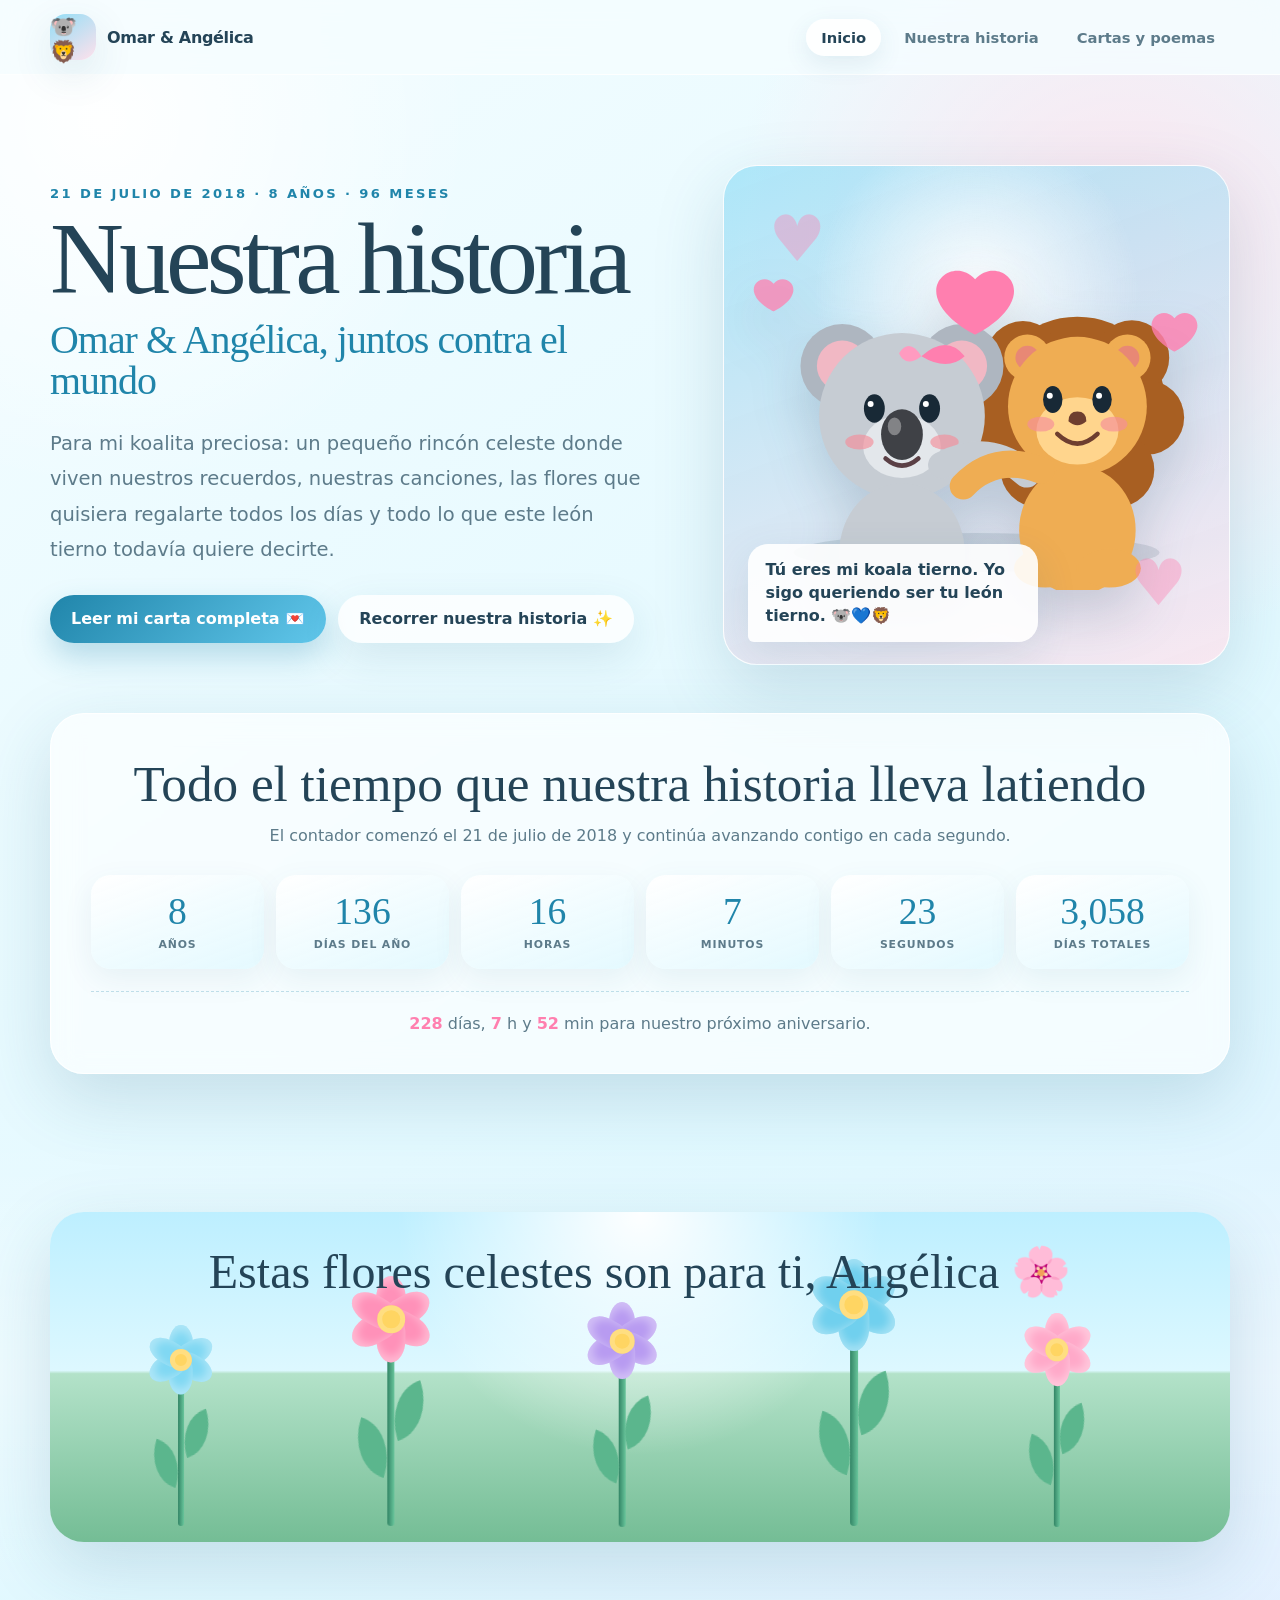
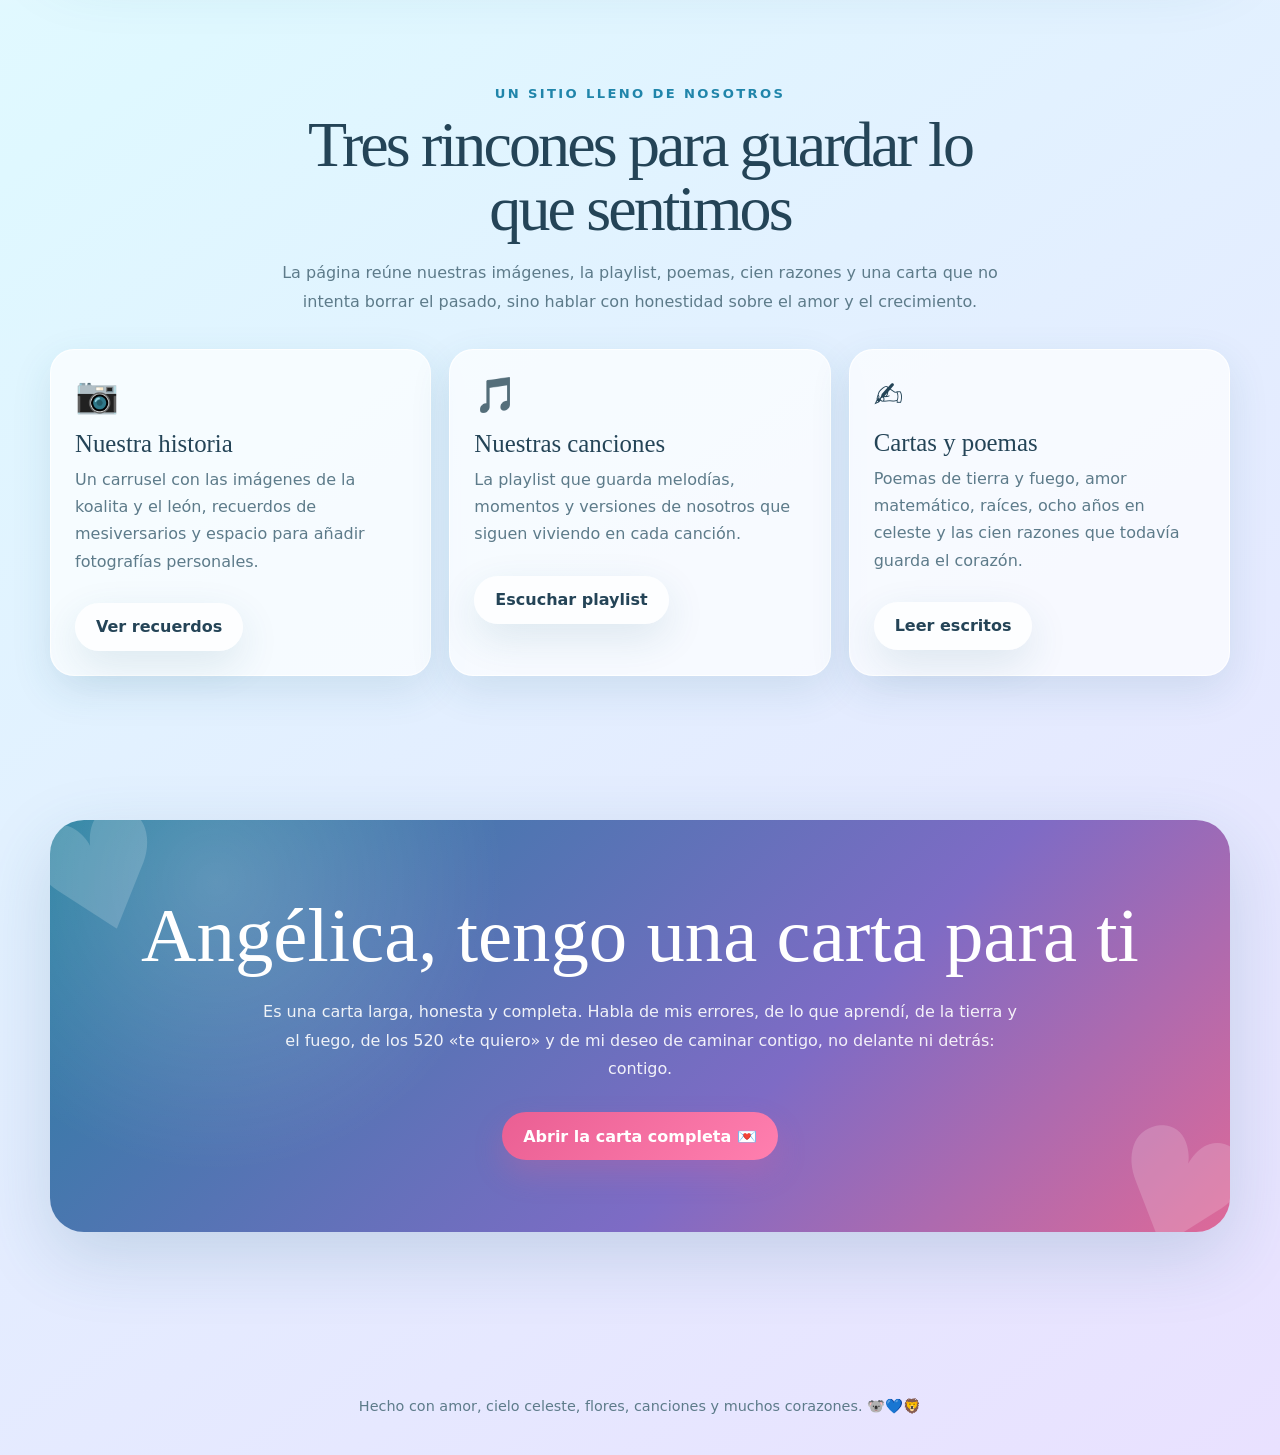
<file: index.html>
<!DOCTYPE html>
<html lang="es">
<head>
  <meta charset="UTF-8">
  <meta name="viewport" content="width=device-width, initial-scale=1.0">
  <meta name="theme-color" content="#bfefff">
  <meta name="description" content="Una página hecha con amor para celebrar ocho años desde el 21 de julio de 2018.">
  <meta property="og:title" content="Omar y Angélica | Ocho años juntos">
  <meta property="og:description" content="Una página hecha con amor para celebrar ocho años desde el 21 de julio de 2018.">
  <meta property="og:image" content="assets/img/raices-de-nuestro-amor.webp">
  <title>Omar y Angélica | Ocho años juntos</title>
  <link rel="icon" href="assets/favicon.svg" type="image/svg+xml">
  <link rel="stylesheet" href="assets/css/styles.css">
  <script src="assets/js/config.js" defer></script>
  <script src="assets/js/site.js" defer></script>
</head>

<body data-page="inicio">

<header class="site-header">
  <div class="header-inner">
    <a class="brand" href="index.html">
      <span class="brand-mark">🐨🦁</span>
      <span>Omar &amp; Angélica</span>
    </a>
    <nav class="nav" aria-label="Navegación principal">
      <a href="index.html" data-nav="inicio" class='active'>Inicio</a>
      <a href="historia.html" data-nav="historia">Nuestra historia</a>
      <a href="escritos.html" data-nav="escritos">Cartas y poemas</a>
    </nav>
  </div>
</header>


<main>
  <section class="hero">
    <div class="container hero-grid">
      <div>
        <p class="kicker">21 de julio de 2018 · 8 años · 96 meses</p>
        <h1>
          Nuestra historia
          <span>Omar &amp; Angélica, juntos contra el mundo</span>
        </h1>
        <p class="hero-copy">
          Para mi koalita preciosa: un pequeño rincón celeste donde viven nuestros recuerdos,
          nuestras canciones, las flores que quisiera regalarte todos los días y todo lo que
          este león tierno todavía quiere decirte.
        </p>
        <div class="hero-actions">
          <button class="btn btn-primary" type="button" data-open-letter>Leer mi carta completa 💌</button>
          <a class="btn btn-secondary" href="historia.html">Recorrer nuestra historia ✨</a>
        </div>
      </div>

      <div class="mascot-card">
        
<svg class="mascot-svg" viewBox="0 0 650 470" role="img" aria-labelledby="mascotTitle mascotDescription">
  <title id="mascotTitle">Un león y una koala kawaii enamorados</title>
  <desc id="mascotDescription">El león y la koala se abrazan bajo un cielo celeste con corazones.</desc>

  <ellipse cx="325" cy="420" rx="245" ry="26" fill="rgba(36,68,87,.12)"/>

  <!-- Melena del león -->
  <g transform="translate(315 67)">
    <circle cx="145" cy="155" r="118" fill="#a85f22"/>
    <circle cx="72" cy="93" r="50" fill="#a85f22"/>
    <circle cx="218" cy="92" r="50" fill="#a85f22"/>
    <circle cx="50" cy="170" r="50" fill="#a85f22"/>
    <circle cx="238" cy="172" r="50" fill="#a85f22"/>
    <circle cx="92" cy="242" r="50" fill="#a85f22"/>
    <circle cx="198" cy="242" r="50" fill="#a85f22"/>

    <circle cx="78" cy="92" r="31" fill="#efad53"/>
    <circle cx="212" cy="92" r="31" fill="#efad53"/>
    <circle cx="78" cy="92" r="16" fill="#e88875"/>
    <circle cx="212" cy="92" r="16" fill="#e88875"/>

    <circle cx="145" cy="157" r="93" fill="#efad53"/>
    <ellipse cx="145" cy="190" rx="55" ry="45" fill="#ffd58d"/>
    <ellipse cx="112" cy="148" rx="13" ry="18" fill="#182936"/>
    <ellipse cx="178" cy="148" rx="13" ry="18" fill="#182936"/>
    <circle cx="108" cy="143" r="4" fill="white"/>
    <circle cx="174" cy="143" r="4" fill="white"/>
    <path d="M133 177 Q145 188 157 177 Q157 164 145 164 Q133 164 133 177Z" fill="#6e3e2f"/>
    <path d="M118 194 Q145 220 172 194" fill="none" stroke="#6e3e2f" stroke-width="6" stroke-linecap="round"/>
    <ellipse cx="96" cy="181" rx="18" ry="10" fill="#f58e9a" opacity=".65"/>
    <ellipse cx="194" cy="181" rx="18" ry="10" fill="#f58e9a" opacity=".65"/>
    <ellipse cx="145" cy="323" rx="78" ry="86" fill="#efad53"/>
    <ellipse cx="102" cy="374" rx="42" ry="26" fill="#efad53"/>
    <ellipse cx="188" cy="374" rx="42" ry="26" fill="#efad53"/>
  </g>

  <!-- Koala -->
  <g transform="translate(70 82)">
    <circle cx="75" cy="88" r="56" fill="#aeb6c0"/>
    <circle cx="235" cy="88" r="56" fill="#aeb6c0"/>
    <circle cx="75" cy="88" r="34" fill="#f1b8c4"/>
    <circle cx="235" cy="88" r="34" fill="#f1b8c4"/>
    <circle cx="155" cy="155" r="111" fill="#c6ccd3"/>
    <ellipse cx="155" cy="196" rx="52" ry="42" fill="#e3e7eb"/>
    <ellipse cx="118" cy="145" rx="14" ry="19" fill="#182936"/>
    <ellipse cx="192" cy="145" rx="14" ry="19" fill="#182936"/>
    <circle cx="113" cy="139" r="4" fill="white"/>
    <circle cx="187" cy="139" r="4" fill="white"/>
    <ellipse cx="155" cy="180" rx="28" ry="34" fill="#3f4146"/>
    <ellipse cx="145" cy="169" rx="9" ry="12" fill="rgba(255,255,255,.35)"/>
    <path d="M133 212 Q155 231 177 212" fill="none" stroke="#5a3f45" stroke-width="6" stroke-linecap="round"/>
    <ellipse cx="98" cy="190" rx="19" ry="10" fill="#f58e9a" opacity=".65"/>
    <ellipse cx="212" cy="190" rx="19" ry="10" fill="#f58e9a" opacity=".65"/>
    <path d="M181 75 Q215 45 239 75 Q216 96 181 75Z" fill="#ff7faf"/>
    <path d="M181 75 Q165 50 151 71 Q160 91 181 75Z" fill="#ff9bc0"/>
    <ellipse cx="155" cy="338" rx="84" ry="93" fill="#c6ccd3"/>
    <ellipse cx="108" cy="398" rx="45" ry="28" fill="#c6ccd3"/>
    <ellipse cx="202" cy="398" rx="45" ry="28" fill="#c6ccd3"/>
  </g>

  <!-- Brazos abrazándose -->
  <path d="M278 303 Q342 270 392 315" fill="none" stroke="#c6ccd3" stroke-width="36" stroke-linecap="round"/>
  <path d="M412 310 Q350 286 307 331" fill="none" stroke="#efad53" stroke-width="36" stroke-linecap="round"/>

  <g fill="#ff7faf">
    <path d="M323 54 C301 29 264 48 272 78 C280 108 323 128 323 128 C323 128 366 108 374 78 C382 48 345 29 323 54Z"/>
    <path d="M53 60 C42 47 23 57 27 72 C31 87 53 97 53 97 C53 97 75 87 79 72 C83 57 64 47 53 60Z" opacity=".75"/>
    <path d="M590 106 C577 91 555 103 560 121 C565 139 590 151 590 151 C590 151 615 139 620 121 C625 103 603 91 590 106Z" opacity=".8"/>
  </g>
</svg>

        <div class="mascot-bubble">
          Tú eres mi koala tierno. Yo sigo queriendo ser tu león tierno. 🐨💙🦁
        </div>
      </div>
    </div>
  </section>

  <section class="counter-wrap">
    <div class="container">
      <div class="counter-panel">
        <h2>Todo el tiempo que nuestra historia lleva latiendo</h2>
        <p class="subtitle">
          El contador comenzó el 21 de julio de 2018 y continúa avanzando contigo en cada segundo.
        </p>

        <div class="counter-grid" aria-label="Tiempo juntos">
          <div class="counter-box"><strong id="years">0</strong><span>Años</span></div>
          <div class="counter-box"><strong id="days">0</strong><span>Días del año</span></div>
          <div class="counter-box"><strong id="hours">0</strong><span>Horas</span></div>
          <div class="counter-box"><strong id="minutes">0</strong><span>Minutos</span></div>
          <div class="counter-box"><strong id="seconds">0</strong><span>Segundos</span></div>
          <div class="counter-box"><strong id="totalDays">0</strong><span>Días totales</span></div>
        </div>

        <div class="next-anniversary" id="nextAnniversary"></div>
      </div>
    </div>
  </section>

  <section class="section section-soft">
    <div class="container">
      <div class="garden-shell">
        <h2 class="garden-title">Estas flores celestes son para ti, Angélica 🌸</h2>
        <div class="garden" aria-label="Jardín de flores animadas hechas con código">
          
<div class="flower" style="--left:8%;--size:74px;--petal:#80d8f3;--delay:.15s;--speed:3.7s">
  <span class="stem"></span><span class="leaf one"></span><span class="leaf two"></span>
  <span class="bloom"><i class="petal"></i><i class="petal"></i><i class="petal"></i><i class="petal"></i><i class="petal"></i><i class="petal"></i><b class="flower-center"></b></span>
</div>
<div class="flower" style="--left:25%;--size:92px;--petal:#ff91b9;--delay:.42s;--speed:4.4s">
  <span class="stem"></span><span class="leaf one"></span><span class="leaf two"></span>
  <span class="bloom"><i class="petal"></i><i class="petal"></i><i class="petal"></i><i class="petal"></i><i class="petal"></i><i class="petal"></i><b class="flower-center"></b></span>
</div>
<div class="flower" style="--left:45%;--size:82px;--petal:#b89bf1;--delay:.72s;--speed:4s">
  <span class="stem"></span><span class="leaf one"></span><span class="leaf two"></span>
  <span class="bloom"><i class="petal"></i><i class="petal"></i><i class="petal"></i><i class="petal"></i><i class="petal"></i><i class="petal"></i><b class="flower-center"></b></span>
</div>
<div class="flower" style="--left:64%;--size:98px;--petal:#70d0ee;--delay:1s;--speed:4.8s">
  <span class="stem"></span><span class="leaf one"></span><span class="leaf two"></span>
  <span class="bloom"><i class="petal"></i><i class="petal"></i><i class="petal"></i><i class="petal"></i><i class="petal"></i><i class="petal"></i><b class="flower-center"></b></span>
</div>
<div class="flower" style="--left:82%;--size:78px;--petal:#ffa9c9;--delay:1.28s;--speed:4.1s">
  <span class="stem"></span><span class="leaf one"></span><span class="leaf two"></span>
  <span class="bloom"><i class="petal"></i><i class="petal"></i><i class="petal"></i><i class="petal"></i><i class="petal"></i><i class="petal"></i><b class="flower-center"></b></span>
</div>

        </div>
      </div>
    </div>
  </section>

  <section class="section">
    <div class="container">
      <header class="section-header">
        <p class="section-kicker">Un sitio lleno de nosotros</p>
        <h2 class="section-title">Tres rincones para guardar lo que sentimos</h2>
        <p class="section-copy">
          La página reúne nuestras imágenes, la playlist, poemas, cien razones y una carta
          que no intenta borrar el pasado, sino hablar con honestidad sobre el amor y el crecimiento.
        </p>
      </header>

      <div class="preview-grid">
        <article class="preview-card">
          <div class="emoji">📷</div>
          <h3>Nuestra historia</h3>
          <p>Un carrusel con las imágenes de la koalita y el león, recuerdos de mesiversarios y espacio para añadir fotografías personales.</p>
          <div class="inline-actions"><a class="btn btn-secondary" href="historia.html">Ver recuerdos</a></div>
        </article>

        <article class="preview-card">
          <div class="emoji">🎵</div>
          <h3>Nuestras canciones</h3>
          <p>La playlist que guarda melodías, momentos y versiones de nosotros que siguen viviendo en cada canción.</p>
          <div class="inline-actions"><a class="btn btn-secondary" href="historia.html#canciones">Escuchar playlist</a></div>
        </article>

        <article class="preview-card">
          <div class="emoji">✍️</div>
          <h3>Cartas y poemas</h3>
          <p>Poemas de tierra y fuego, amor matemático, raíces, ocho años en celeste y las cien razones que todavía guarda el corazón.</p>
          <div class="inline-actions"><a class="btn btn-secondary" href="escritos.html">Leer escritos</a></div>
        </article>
      </div>
    </div>
  </section>

  <section class="section">
    <div class="container">
      <div class="letter-teaser">
        <h2>Angélica, tengo una carta para ti</h2>
        <p>
          Es una carta larga, honesta y completa. Habla de mis errores, de lo que aprendí,
          de la tierra y el fuego, de los 520 «te quiero» y de mi deseo de caminar contigo,
          no delante ni detrás: contigo.
        </p>
        <div class="inline-actions">
          <button class="btn btn-pink" type="button" data-open-letter>Abrir la carta completa 💌</button>
        </div>
      </div>
    </div>
  </section>
</main>


<footer class="site-footer">
  <div class="container">
    Hecho con amor, cielo celeste, flores, canciones y muchos corazones. 🐨💙🦁
  </div>
</footer>


<div class="modal" id="letterModal" aria-hidden="true" role="dialog" aria-modal="true" aria-labelledby="letterTitle">
  <div class="modal-dialog">
    <header class="modal-header">
      <h2 id="letterTitle">Para Angélica, mi koalita preciosa 💌</h2>
      <button class="modal-close" type="button" data-close-letter aria-label="Cerrar carta">✕</button>
    </header>
    <div class="modal-body">
      <div class="full-letter">Angélica:
¿Te he dicho lo mucho que me gusta decir tu nombre?
Angélica.
Lo digo y algo dentro de mí se queda en silencio, como si hasta mi caos entendiera que cuando apareces tú, todo tiene que bajar la voz. Pero también me gusta decirte cariño, mi amor, mi koalita preciosa, porque en esas formas pequeñas de llamarte cabe todo lo enorme que siento por ti.
Tú eres mi koala tierno.
Yo, aunque a veces no lo parezca, sigo queriendo ser tu león tierno.
Y quizá eso somos: dos criaturas distintas tratando de aprender a cuidarse sin hacerse daño. Tú, con esa ternura que abraza fuerte aunque no siempre lo diga. Yo, con este fuego que a veces calentó, pero otras veces quemó lo que más debía proteger.
Hoy no quiero escribirte como si todo hubiera sido perfecto, porque no lo fue. Sería injusto para ti, para lo que has sentido, para las veces que te rompí la confianza, para las veces que mi inmadurez habló más fuerte que mi amor. Sería injusto negar que hubo momentos en los que fallé, en los que no supe amar bien, en los que actué como alguien perdido, torpe, egoísta y asustado.
Y aun así, aquí estoy.
No para pedirte que olvides todo de golpe.
No para exigirte que me creas solo porque escribo bonito.
Estoy aquí para decirte que lo siento.
Lo siento por mis vicios, por mis errores, por mis equivocaciones, por todas esas veces en las que la cagué de una forma tan grande y tan estúpida que todavía me duele pensar en ello. Lo siento por haberte hecho sentir que mi amor no era un lugar seguro cuando tú merecías un refugio. Lo siento por las veces en las que mi fuego no fue hogar, sino incendio.
Tú eres tierra, mi amor.
Y la tierra no necesita promesas vacías; necesita cuidado, paciencia, raíces, constancia. Necesita que alguien se quede cuando sembrar cuesta, cuando el clima no ayuda, cuando el amor no se ve como película, sino como trabajo diario.
Yo soy fuego.
Y durante mucho tiempo no entendí que el fuego también debe aprender a controlarse. Que no basta con arder por alguien si al final terminas quemando lo que amas. Que amar no es solo decir “te quiero”, sino demostrarlo cuando nadie está mirando, cuando hay tentaciones, cuando hay miedo, cuando hay cansancio, cuando hay orgullo.
Tú me enseñaste eso, incluso sin querer.
Me enseñaste que el amor no siempre grita; a veces espera.
No siempre corre; a veces se queda.
No siempre tiene respuestas; a veces solo toma la mano de la otra persona y le dice: “No sé cómo, pero vamos a intentarlo”.
Y yo quiero intentarlo contigo.
Desde aquel 21 de julio de 2018, mi vida quedó marcada por ti de una forma que no sé explicar sin sonar exagerado. Ocho años, Angélica. Ocho años de nosotros. Ocho años de momentos bonitos, de risas, de peleas, de heridas, de aprendizajes, de silencios, de reconciliaciones, de sueños, de miedo, de amor.
Ocho años en los que he visto tu carisma iluminar lugares donde yo solo veía oscuridad.
Tu forma de ser, tan tuya, tan espontánea, tan imposible de copiar.
Tu personalidad, que no necesita permiso para existir.
Tu mirada, que a veces me desarma más que cualquier palabra.
Tu inteligencia, que admiro profundamente.
Tu carácter, que me recuerda que no estás hecha para ser pequeña.
Tu independencia, que me asusta y me enamora al mismo tiempo, porque sé que no me necesitas para brillar, pero aun así yo sueño con caminar a tu lado.
Tú tienes tu propia luz, Angélica.
Y quizá una de mis mayores tonterías fue actuar como si esa luz estuviera garantizada en mi vida, como si no tuviera que cuidarla, como si el amor que me dabas pudiera sobrevivir a cualquier descuido mío sin romperse un poquito cada vez.
Pero hoy quiero decirte algo con toda la honestidad que tengo:
Te extraño.
Te amo.
Te necesito de una forma que no quiero que suene dependiente, sino verdadera.
No como quien quiere encerrarte, sino como quien por fin entiende que amar también es merecer el lugar que alguien te da.
Yo no quiero rendirme.
Aunque últimamente me sienta perdido. Aunque mi ansiedad me hable al oído y me diga cosas horribles. Aunque la culpa me apriete el pecho. Aunque mis problemas familiares, laborales y personales me hagan sentir que estoy cargando más de lo que puedo. Aunque haya días en los que no me reconozca, en los que mis emociones se vuelvan destructivas, en los que mi cabeza parezca un lugar difícil para vivir.
No quiero rendirme.
Porque todavía sueño contigo.
Porque todavía quiero una vida a tu lado.
Porque todavía creo en ese “tú y yo contra el mundo”.
Porque todavía quiero que seamos invencibles, no porque nada pueda tocarnos, sino porque aprendamos a no soltarnos cuando todo intente separarnos.
Nadie nos podrá parar si los dos decidimos volver a construir.
Nadie nos podrá ganar si dejamos de pelear uno contra el otro y empezamos a pelear juntos por nosotros.
Pero también sé que no basta con decirlo.
Por eso esta carta no es solo una declaración.
Es una promesa.
Prometo trabajar en mí, incluso cuando sea incómodo.
Prometo mirar mis errores sin excusarlos.
Prometo no esconderme detrás de mi ansiedad, de mi pasado, de mis problemas o de mis heridas para justificar el daño que pude hacerte.
Prometo aprender a amarte mejor, no desde la desesperación, sino desde la responsabilidad.
Prometo cuidar tu confianza como algo sagrado, porque ahora entiendo que cuando se rompe, no se exige de vuelta: se reconstruye con paciencia.
Prometo no apagarme, aunque a veces sienta que mi fuego está cansado.
Y si mi fuego alguna vez se apagó, quiero volver a encenderlo de otra manera. No como una llama descontrolada, no como un incendio torpe, sino como una luz cálida. Una que te acompañe. Una que no te queme. Una que puedas sentir cerca cuando el mundo pese demasiado.
Quiero ser un fuego bueno para tu tierra.
Uno que no destruya tus raíces, sino que te ayude a florecer.
Uno que no arrase con tu paz, sino que te dé calor.
Uno que entienda que tu amor no se conquista con palabras bonitas, sino con hechos, con calma, con verdad.
A veces pienso en nosotros como ese león y ese koala que se encontraron sin saber muy bien cómo cuidarse. Tú abrazada a tus ramas, a tu mundo, a tu forma tan dulce y fuerte de existir. Yo caminando con mis rugidos, mis miedos, mis errores, intentando parecer más fuerte de lo que era.
Pero contigo aprendí que también podía ser tierno.
Que no tenía que rugir siempre.
Que podía bajar la guardia.
Que podía descansar en alguien.
Que podía amar con el corazón en las manos, aunque me diera miedo.
Y tú, mi koalita preciosa, te volviste ese lugar al que mi alma quiere regresar, incluso cuando no sabe cómo pedir perdón.
Angélica, no quiero prometerte una vida sin problemas, porque eso sería mentirte. Van a existir días difíciles. Van a existir heridas que tarden en cerrar. Van a existir conversaciones incómodas. Van a existir momentos en los que tengamos que elegirnos con más madurez que emoción.
Pero sí puedo prometerte que quiero estar.
Quiero estar cuando rías con esa luz que me encanta.
Quiero estar cuando tengas carácter y me recuerdes que no debo conformarme con ser menos de lo que puedo ser.
Quiero estar cuando necesites silencio.
Quiero estar cuando necesites un abrazo.
Quiero estar cuando dudes.
Quiero estar cuando sueñes.
Quiero estar cuando la vida se ponga pesada y tengamos que decirnos: “Vamos, mi amor, juntos podemos”.
Porque sí, juntos somos invencibles.
No perfectos.
No intocables.
No libres de errores.
Pero invencibles si aprendemos a amarnos con verdad.
Me gustaría darte 520 “te quiero”, pero no quiero que sean solo palabras repetidas.
Quiero darte un “te quiero” cuando decida cambiar.
Un “te quiero” cuando respete tus tiempos.
Un “te quiero” cuando escuche sin defenderme.
Un “te quiero” cuando cuide lo que antes descuidé.
Un “te quiero” cuando elija la verdad aunque me dé miedo.
Un “te quiero” cuando luche contra mis vicios.
Un “te quiero” cuando aprenda a no lastimarte con mis heridas.
Un “te quiero” cuando me levante después de caer.
Un “te quiero” cuando te mire y recuerde que tú no eres mi costumbre, eres mi elección.
Y aun así, porque sé que te gusta esa referencia, porque sé lo que significa, porque sé que a veces los símbolos dicen lo que el corazón no puede ordenar…
Te quiero 520 veces.
Y una más por cada día que he fallado y quiero reparar.
Y otra por cada noche en la que te extrañé.
Y otra por cada versión de mí que tuvo que romperse para entender que tú eras amor, no juego.
Y otra por cada futuro que todavía imagino contigo.
Te quiero en este mesiversario.
Te quiero desde el 21 de julio de 2018.
Te quiero en los días buenos.
Te quiero en los días donde no sé ni cómo conmigo mismo.
Te quiero cuando me siento perdido.
Te quiero cuando la culpa pesa.
Te quiero cuando recuerdo lo mucho que hemos pasado.
Te quiero cuando pienso en lo mucho que todavía podríamos ser.
Y aunque no sé exactamente qué va a pasar mañana, sí sé lo que quiero hacer hoy:
Elegirte.
Elegirte con más madurez.
Elegirte con más conciencia.
Elegirte sin dar por sentado tu amor.
Elegirte no solo cuando todo sea bonito, sino cuando toque sanar, hablar, llorar, aceptar, cambiar y volver a empezar.
No te pido que borres el pasado.
Te pido que, si aún existe un pedacito de ti que cree en nosotros, me permitas demostrarte que puedo ser mejor. Que puedo amarte mejor. Que puedo convertirme en alguien que no solo diga “tú y yo contra el mundo”, sino que actúe como compañero, como refugio, como hogar.
Porque tú eres el amor que no quiero perder por mi estupidez.
Eres la persona que mi corazón reconoce incluso en medio del caos.
Eres mi koalita preciosa, mi amor, mi cariño, mi tierra bonita.
Eres esa luz que no se parece a ninguna otra.
Y yo, este león tierno, este loco enamorado, este fuego que está aprendiendo a no quemar, quiero caminar contigo.
No delante de ti.
No detrás de ti.
Contigo.
De la mano, contra el mundo si hace falta.
Contra el miedo.
Contra la culpa.
Contra la ansiedad.
Contra todo lo que quiera convencernos de que no podemos.
Porque yo sí creo que podemos.
Y si algún día dudas de mi amor, vuelve a esta carta. No para que ignores mis errores, sino para que recuerdes que aquí hay alguien que los reconoce, que los llora, que los carga, pero que también quiere transformarlos. Alguien que no quiere seguir siendo el mismo que te lastimó. Alguien que quiere merecer la oportunidad de volver a verte sonreír sin miedo.
Angélica, mi amor:
Gracias por estos años.
Gracias por tu paciencia.
Gracias por tu luz.
Gracias por haberme amado incluso cuando yo no sabía amar bien.
Perdón por lo que rompí.
Perdón por lo que descuidé.
Perdón por no haber entendido antes el valor de tu corazón.
Hoy no vengo a prometerte perfección.
Vengo a prometerte lucha.
Y mi promesa es esta:
Mientras me quede voz, voy a decirte que te amo.
Mientras me quede fuerza, voy a pelear por ser mejor.
Mientras me quede fuego, voy a aprender a darte calor y no heridas.
Mientras me quede vida, voy a agradecer que alguna vez una koalita preciosa como tú decidió amar a un león tierno y loco como yo.
Tú y yo contra el mundo, mi amor.
Pero esta vez, también tú y yo a favor de nosotros.
Con todo mi amor, con toda mi culpa, con toda mi esperanza y con mis 520 te quiero guardados para ti.
Atte.
Un loco enamorado</div>
    </div>
  </div>
</div>

</body>
</html>
</file>
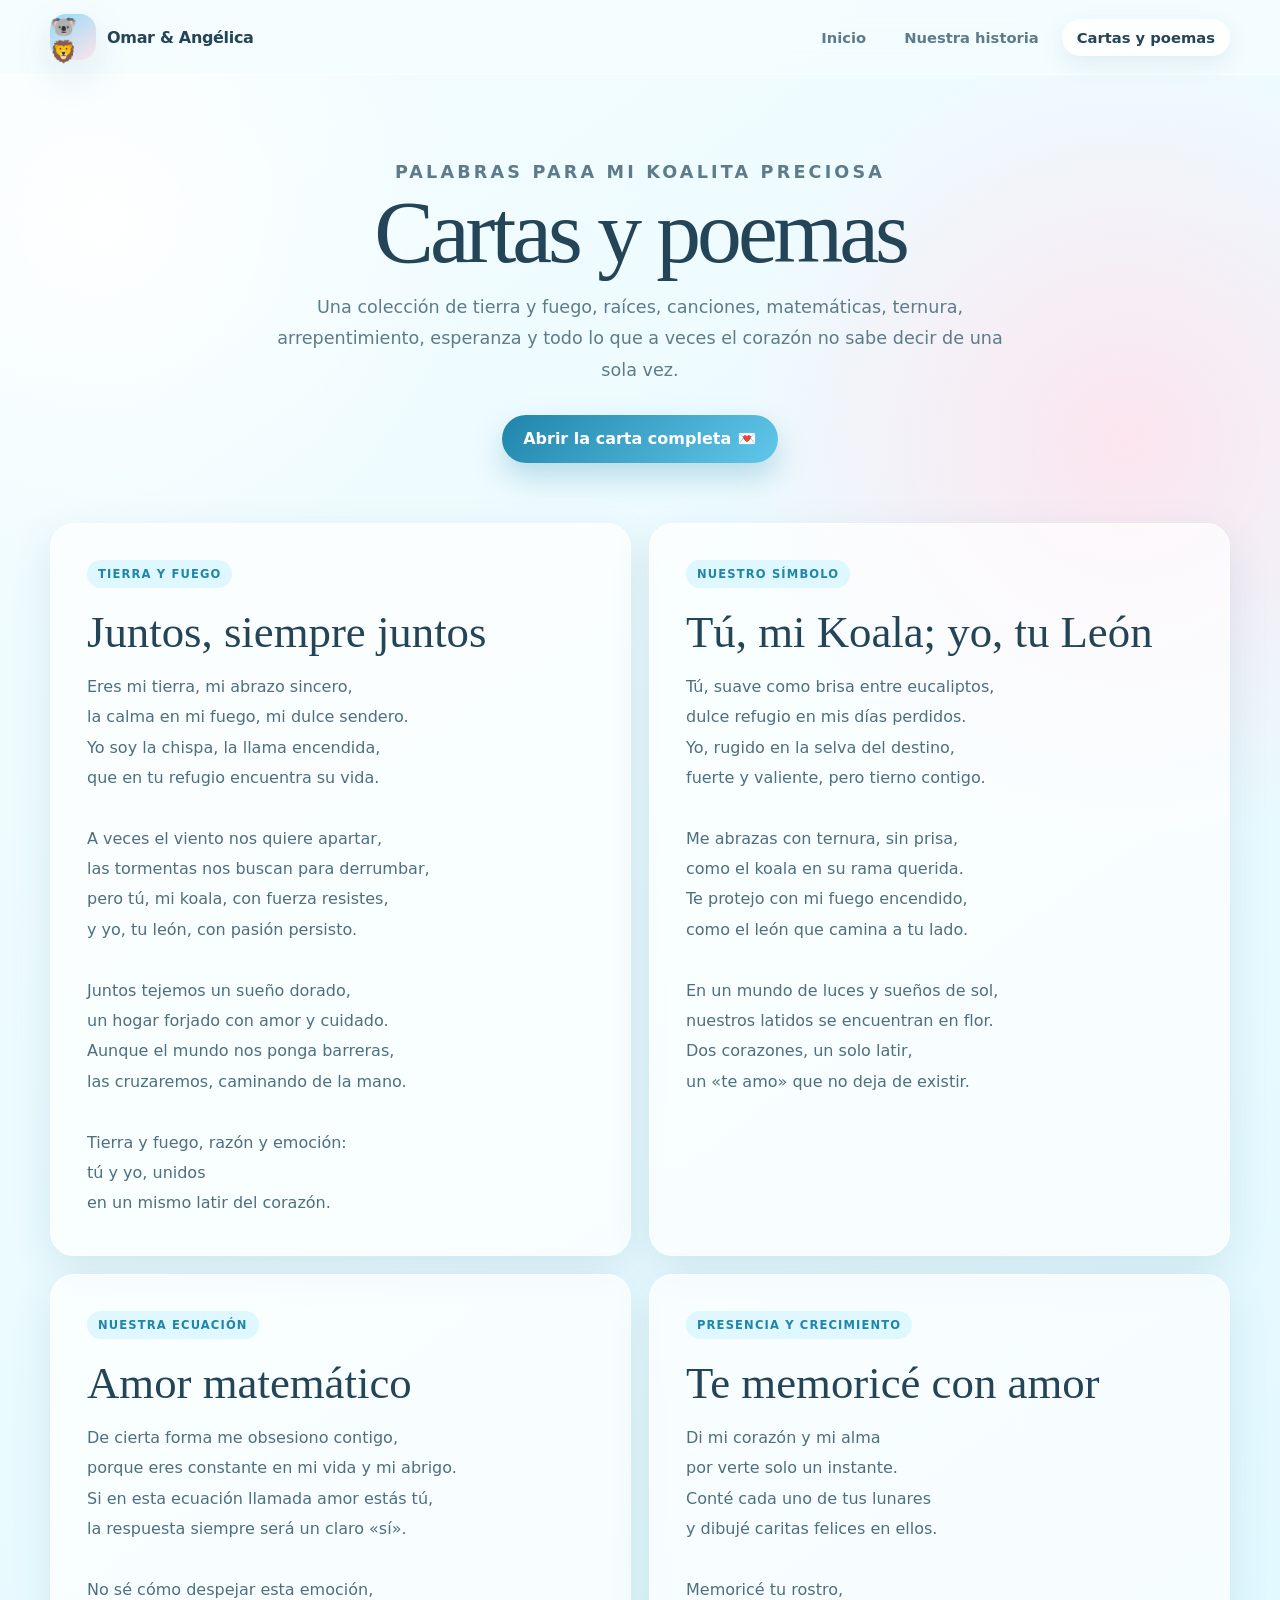
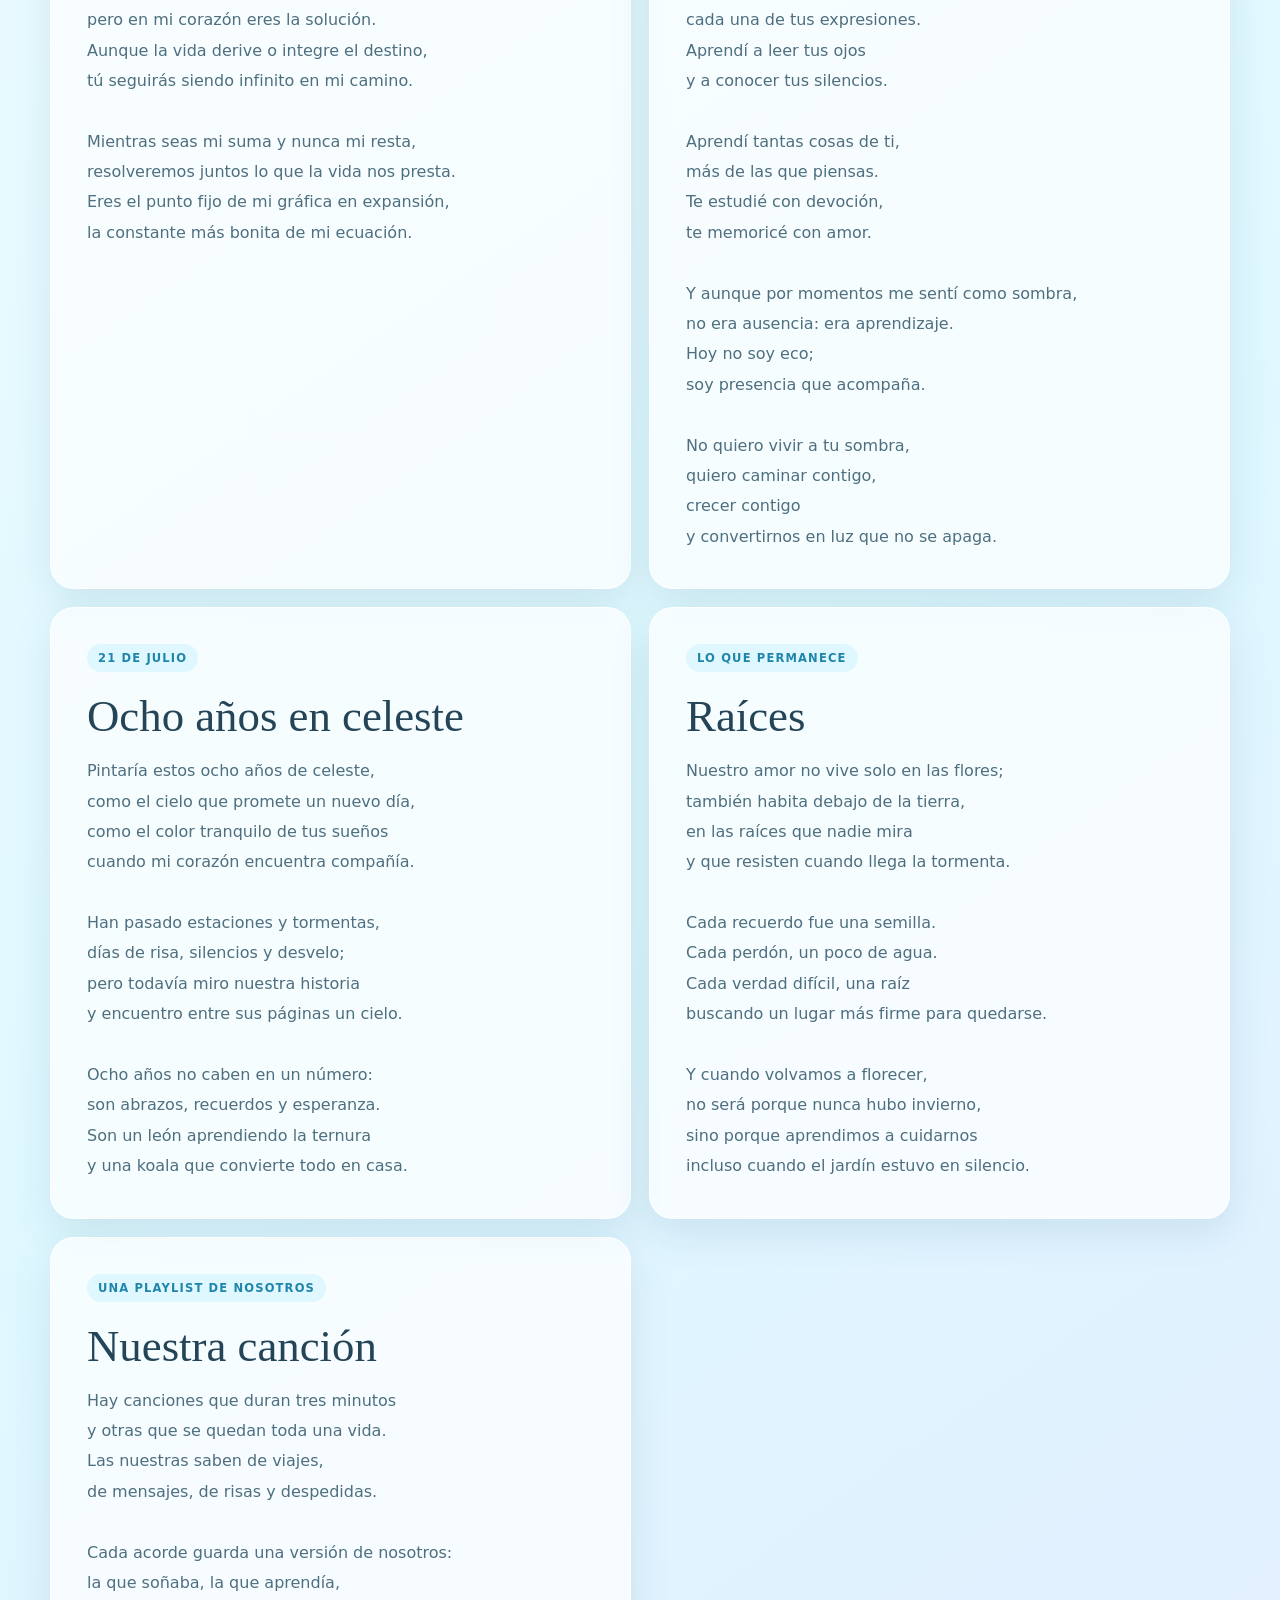
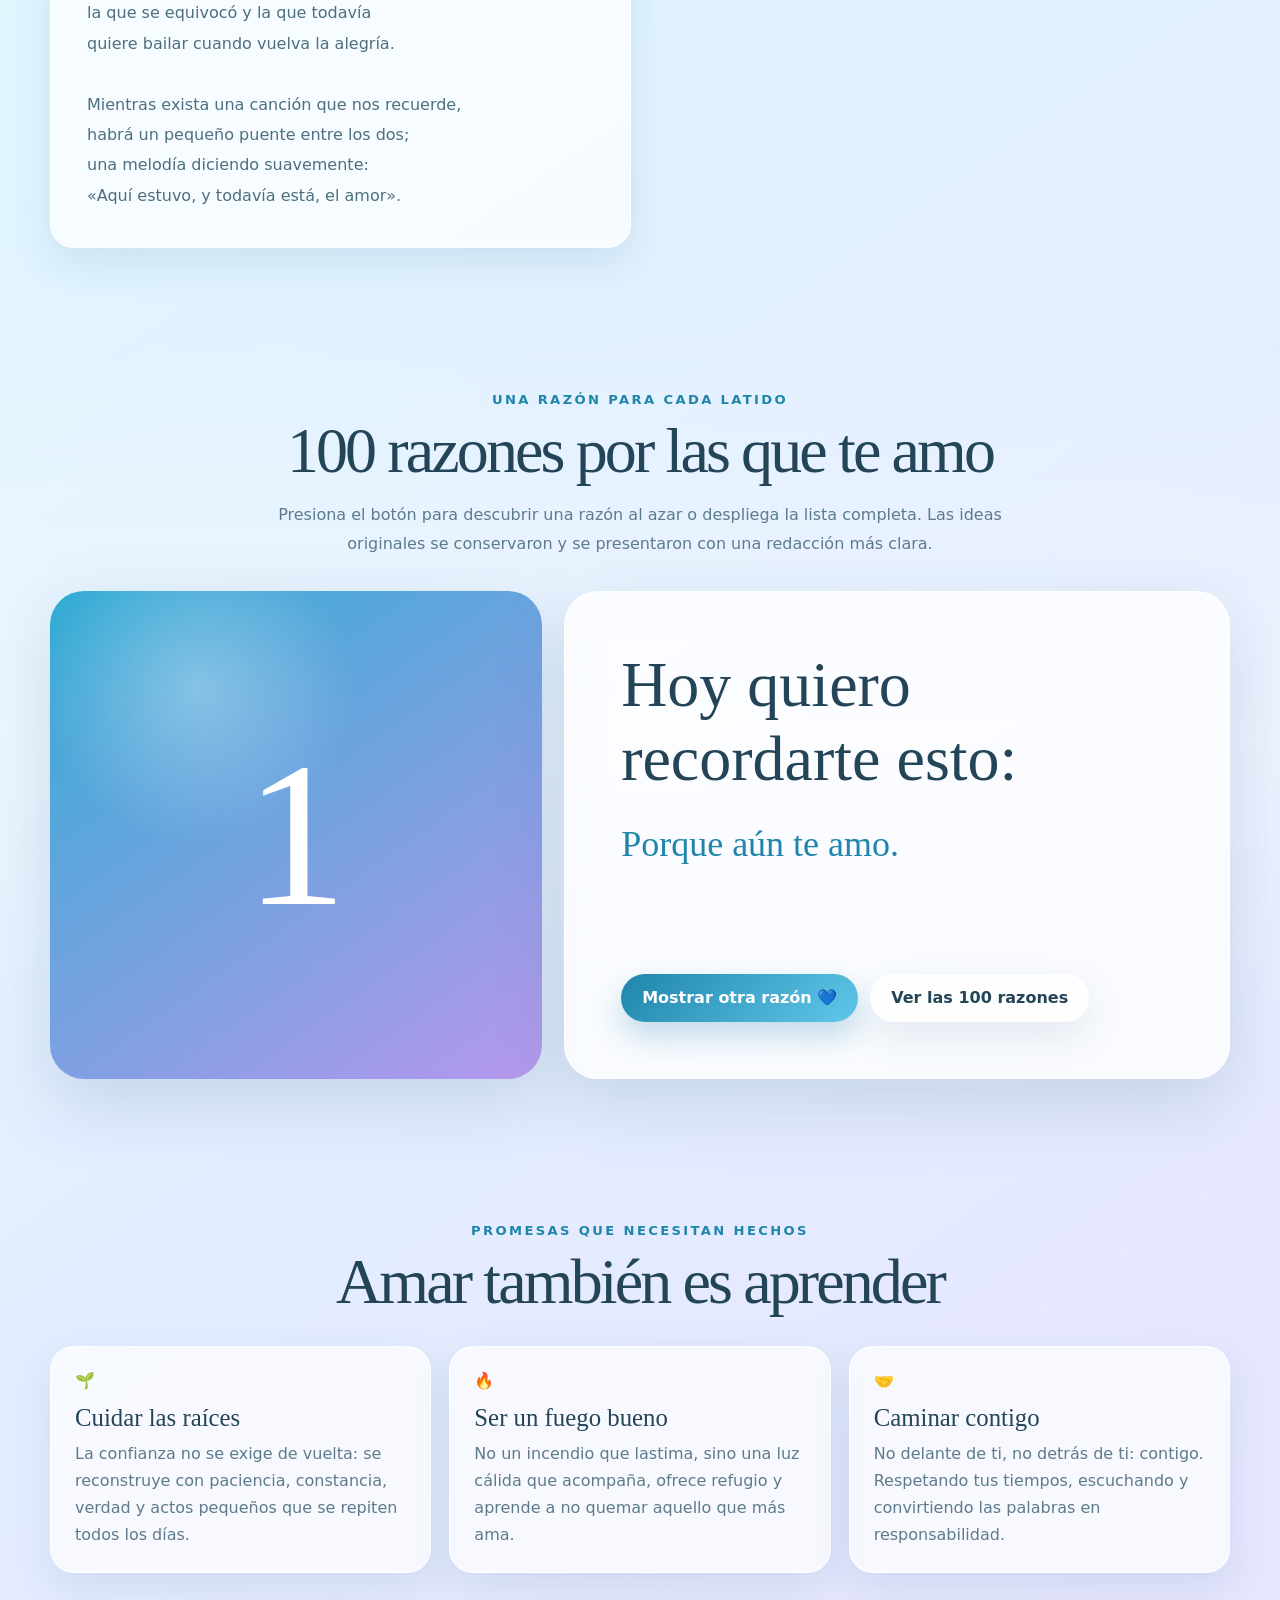
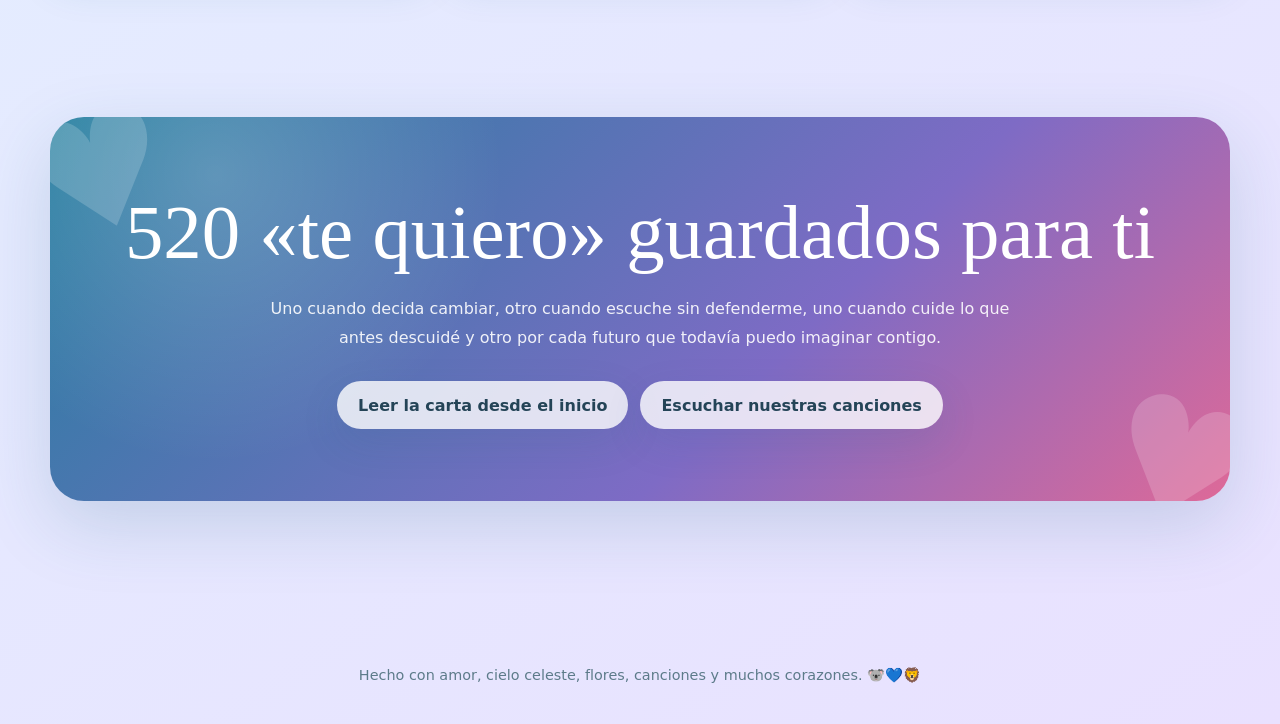
<file: escritos.html>
<!DOCTYPE html>
<html lang="es">
<head>
  <meta charset="UTF-8">
  <meta name="viewport" content="width=device-width, initial-scale=1.0">
  <meta name="theme-color" content="#bfefff">
  <meta name="description" content="Poemas, cien razones y una carta de amor para Angélica.">
  <meta property="og:title" content="Cartas y poemas | Omar y Angélica">
  <meta property="og:description" content="Poemas, cien razones y una carta de amor para Angélica.">
  <meta property="og:image" content="assets/img/raices-de-nuestro-amor.webp">
  <title>Cartas y poemas | Omar y Angélica</title>
  <link rel="icon" href="assets/favicon.svg" type="image/svg+xml">
  <link rel="stylesheet" href="assets/css/styles.css">
  <script src="assets/js/config.js" defer></script>
  <script src="assets/js/site.js" defer></script>
</head>

<body data-page="escritos">

<header class="site-header">
  <div class="header-inner">
    <a class="brand" href="index.html">
      <span class="brand-mark">🐨🦁</span>
      <span>Omar &amp; Angélica</span>
    </a>
    <nav class="nav" aria-label="Navegación principal">
      <a href="index.html" data-nav="inicio">Inicio</a>
      <a href="historia.html" data-nav="historia">Nuestra historia</a>
      <a href="escritos.html" data-nav="escritos" class='active'>Cartas y poemas</a>
    </nav>
  </div>
</header>


<main>
  <section class="page-hero">
    <div class="container">
      <p class="section-kicker">Palabras para mi koalita preciosa</p>
      <h1>Cartas y poemas</h1>
      <p>
        Una colección de tierra y fuego, raíces, canciones, matemáticas, ternura,
        arrepentimiento, esperanza y todo lo que a veces el corazón no sabe decir de una sola vez.
      </p>
      <div class="inline-actions" style="justify-content:center">
        <a class="btn btn-primary" href="index.html#carta">Abrir la carta completa 💌</a>
      </div>
    </div>
  </section>

  <section class="section" style="padding-top:24px">
    <div class="container">
      <div class="poem-grid">
        
    <article class="poem-card">
      <span class="poem-tag">Tierra y fuego</span>
      <h2>Juntos, siempre juntos</h2>
      <p class="poem-text">Eres mi tierra, mi abrazo sincero,
la calma en mi fuego, mi dulce sendero.
Yo soy la chispa, la llama encendida,
que en tu refugio encuentra su vida.

A veces el viento nos quiere apartar,
las tormentas nos buscan para derrumbar,
pero tú, mi koala, con fuerza resistes,
y yo, tu león, con pasión persisto.

Juntos tejemos un sueño dorado,
un hogar forjado con amor y cuidado.
Aunque el mundo nos ponga barreras,
las cruzaremos, caminando de la mano.

Tierra y fuego, razón y emoción:
tú y yo, unidos
en un mismo latir del corazón.</p>
    </article>
    
    <article class="poem-card">
      <span class="poem-tag">Nuestro símbolo</span>
      <h2>Tú, mi Koala; yo, tu León</h2>
      <p class="poem-text">Tú, suave como brisa entre eucaliptos,
dulce refugio en mis días perdidos.
Yo, rugido en la selva del destino,
fuerte y valiente, pero tierno contigo.

Me abrazas con ternura, sin prisa,
como el koala en su rama querida.
Te protejo con mi fuego encendido,
como el león que camina a tu lado.

En un mundo de luces y sueños de sol,
nuestros latidos se encuentran en flor.
Dos corazones, un solo latir,
un «te amo» que no deja de existir.</p>
    </article>
    
    <article class="poem-card">
      <span class="poem-tag">Nuestra ecuación</span>
      <h2>Amor matemático</h2>
      <p class="poem-text">De cierta forma me obsesiono contigo,
porque eres constante en mi vida y mi abrigo.
Si en esta ecuación llamada amor estás tú,
la respuesta siempre será un claro «sí».

No sé cómo despejar esta emoción,
pero en mi corazón eres la solución.
Aunque la vida derive o integre el destino,
tú seguirás siendo infinito en mi camino.

Mientras seas mi suma y nunca mi resta,
resolveremos juntos lo que la vida nos presta.
Eres el punto fijo de mi gráfica en expansión,
la constante más bonita de mi ecuación.</p>
    </article>
    
    <article class="poem-card">
      <span class="poem-tag">Presencia y crecimiento</span>
      <h2>Te memoricé con amor</h2>
      <p class="poem-text">Di mi corazón y mi alma
por verte solo un instante.
Conté cada uno de tus lunares
y dibujé caritas felices en ellos.

Memoricé tu rostro,
cada una de tus expresiones.
Aprendí a leer tus ojos
y a conocer tus silencios.

Aprendí tantas cosas de ti,
más de las que piensas.
Te estudié con devoción,
te memoricé con amor.

Y aunque por momentos me sentí como sombra,
no era ausencia: era aprendizaje.
Hoy no soy eco;
soy presencia que acompaña.

No quiero vivir a tu sombra,
quiero caminar contigo,
crecer contigo
y convertirnos en luz que no se apaga.</p>
    </article>
    
    <article class="poem-card">
      <span class="poem-tag">21 de julio</span>
      <h2>Ocho años en celeste</h2>
      <p class="poem-text">Pintaría estos ocho años de celeste,
como el cielo que promete un nuevo día,
como el color tranquilo de tus sueños
cuando mi corazón encuentra compañía.

Han pasado estaciones y tormentas,
días de risa, silencios y desvelo;
pero todavía miro nuestra historia
y encuentro entre sus páginas un cielo.

Ocho años no caben en un número:
son abrazos, recuerdos y esperanza.
Son un león aprendiendo la ternura
y una koala que convierte todo en casa.</p>
    </article>
    
    <article class="poem-card">
      <span class="poem-tag">Lo que permanece</span>
      <h2>Raíces</h2>
      <p class="poem-text">Nuestro amor no vive solo en las flores;
también habita debajo de la tierra,
en las raíces que nadie mira
y que resisten cuando llega la tormenta.

Cada recuerdo fue una semilla.
Cada perdón, un poco de agua.
Cada verdad difícil, una raíz
buscando un lugar más firme para quedarse.

Y cuando volvamos a florecer,
no será porque nunca hubo invierno,
sino porque aprendimos a cuidarnos
incluso cuando el jardín estuvo en silencio.</p>
    </article>
    
    <article class="poem-card">
      <span class="poem-tag">Una playlist de nosotros</span>
      <h2>Nuestra canción</h2>
      <p class="poem-text">Hay canciones que duran tres minutos
y otras que se quedan toda una vida.
Las nuestras saben de viajes,
de mensajes, de risas y despedidas.

Cada acorde guarda una versión de nosotros:
la que soñaba, la que aprendía,
la que se equivocó y la que todavía
quiere bailar cuando vuelva la alegría.

Mientras exista una canción que nos recuerde,
habrá un pequeño puente entre los dos;
una melodía diciendo suavemente:
«Aquí estuvo, y todavía está, el amor».</p>
    </article>
    
      </div>
    </div>
  </section>

  <section class="section section-soft">
    <div class="container">
      <header class="section-header">
        <p class="section-kicker">Una razón para cada latido</p>
        <h2 class="section-title">100 razones por las que te amo</h2>
        <p class="section-copy">
          Presiona el botón para descubrir una razón al azar o despliega la lista completa.
          Las ideas originales se conservaron y se presentaron con una redacción más clara.
        </p>
      </header>

      <div class="reason-feature">
        <div class="reason-number">
          <strong id="reasonNumber">1</strong>
        </div>
        <div class="reason-panel">
          <h2>Hoy quiero recordarte esto:</h2>
          <p class="reason-display" id="reasonDisplay"></p>
          <div class="inline-actions">
            <button class="btn btn-primary" id="randomReason" type="button">Mostrar otra razón 💙</button>
            <button class="btn btn-secondary" id="showAllReasons" type="button">Ver las 100 razones</button>
          </div>
        </div>
      </div>

      <div class="reasons-all" id="allReasons"></div>
    </div>
  </section>

  <section class="section">
    <div class="container">
      <header class="section-header">
        <p class="section-kicker">Promesas que necesitan hechos</p>
        <h2 class="section-title">Amar también es aprender</h2>
      </header>

      <div class="promise-grid">
        <article class="promise-card">
          <div class="emoji">🌱</div>
          <h3>Cuidar las raíces</h3>
          <p>La confianza no se exige de vuelta: se reconstruye con paciencia, constancia, verdad y actos pequeños que se repiten todos los días.</p>
        </article>
        <article class="promise-card">
          <div class="emoji">🔥</div>
          <h3>Ser un fuego bueno</h3>
          <p>No un incendio que lastima, sino una luz cálida que acompaña, ofrece refugio y aprende a no quemar aquello que más ama.</p>
        </article>
        <article class="promise-card">
          <div class="emoji">🤝</div>
          <h3>Caminar contigo</h3>
          <p>No delante de ti, no detrás de ti: contigo. Respetando tus tiempos, escuchando y convirtiendo las palabras en responsabilidad.</p>
        </article>
      </div>
    </div>
  </section>

  <section class="section">
    <div class="container">
      <div class="letter-teaser">
        <h2>520 «te quiero» guardados para ti</h2>
        <p>
          Uno cuando decida cambiar, otro cuando escuche sin defenderme, uno cuando cuide
          lo que antes descuidé y otro por cada futuro que todavía puedo imaginar contigo.
        </p>
        <div class="inline-actions">
          <a class="btn btn-secondary" href="index.html#carta">Leer la carta desde el inicio</a>
          <a class="btn btn-secondary" href="historia.html#canciones">Escuchar nuestras canciones</a>
        </div>
      </div>
    </div>
  </section>
</main>


<footer class="site-footer">
  <div class="container">
    Hecho con amor, cielo celeste, flores, canciones y muchos corazones. 🐨💙🦁
  </div>
</footer>

</body>
</html>
</file>
<file: assets/css/styles.css>
:root {
  --sky-50: #f4fdff;
  --sky-100: #dff8ff;
  --sky-200: #bfefff;
  --sky-300: #93def6;
  --sky-400: #61c7eb;
  --sky-500: #31acd4;
  --sky-600: #2085aa;
  --ink: #244457;
  --muted: #5d7b8a;
  --pink: #ff7faf;
  --pink-soft: #ffe1ec;
  --lavender: #b698ed;
  --cream: #fffaf4;
  --white: #ffffff;
  --green: #4cae83;
  --shadow: 0 24px 70px rgba(37, 98, 125, 0.18);
  --soft-shadow: 0 14px 40px rgba(37, 98, 125, 0.12);
  --radius-xl: 34px;
  --radius-lg: 24px;
  --radius-md: 18px;
  --content: 1180px;
}

*,
*::before,
*::after {
  box-sizing: border-box;
}

html {
  scroll-behavior: smooth;
}

body {
  margin: 0;
  min-height: 100vh;
  color: var(--ink);
  font-family: "Segoe UI", system-ui, -apple-system, BlinkMacSystemFont, sans-serif;
  background:
    radial-gradient(circle at 8% 4%, rgba(255,255,255,.95), transparent 23rem),
    radial-gradient(circle at 88% 8%, rgba(255,225,236,.85), transparent 25rem),
    linear-gradient(145deg, var(--sky-50), var(--sky-100) 45%, #e9e1ff);
  overflow-x: hidden;
}

body.modal-open {
  overflow: hidden;
}

a {
  color: inherit;
}

img {
  max-width: 100%;
  display: block;
}

button,
input {
  font: inherit;
}

button {
  cursor: pointer;
}

.site-header {
  position: sticky;
  top: 0;
  z-index: 50;
  border-bottom: 1px solid rgba(255,255,255,.75);
  background: rgba(244,253,255,.82);
  backdrop-filter: blur(16px);
}

.header-inner {
  width: min(var(--content), calc(100% - 28px));
  min-height: 74px;
  margin: 0 auto;
  display: flex;
  align-items: center;
  justify-content: space-between;
  gap: 20px;
}

.brand {
  display: inline-flex;
  align-items: center;
  gap: 11px;
  color: var(--ink);
  text-decoration: none;
  font-weight: 900;
  letter-spacing: -.02em;
}

.brand-mark {
  width: 46px;
  height: 46px;
  display: grid;
  place-items: center;
  border-radius: 16px;
  font-size: 1.35rem;
  background: linear-gradient(145deg, var(--sky-300), var(--pink-soft));
  box-shadow: var(--soft-shadow);
}

.nav {
  display: flex;
  align-items: center;
  gap: 8px;
}

.nav a {
  border-radius: 999px;
  padding: 10px 15px;
  color: var(--muted);
  text-decoration: none;
  font-size: .92rem;
  font-weight: 800;
  transition: .2s ease;
}

.nav a:hover,
.nav a.active {
  color: var(--ink);
  background: rgba(255,255,255,.88);
  box-shadow: 0 8px 24px rgba(37,98,125,.1);
}

.container {
  width: min(var(--content), calc(100% - 28px));
  margin: 0 auto;
}

.hero {
  position: relative;
  padding: clamp(42px, 7vw, 90px) 0 38px;
}

.hero-grid {
  display: grid;
  grid-template-columns: 1.08fr .92fr;
  gap: clamp(30px, 6vw, 80px);
  align-items: center;
}

.kicker,
.section-kicker {
  margin: 0 0 12px;
  color: var(--sky-600);
  font-size: .82rem;
  font-weight: 900;
  letter-spacing: .18em;
  text-transform: uppercase;
}

.hero h1,
.page-hero h1,
.section-title {
  margin: 0;
  font-family: Georgia, "Times New Roman", serif;
  font-weight: 500;
  letter-spacing: -.045em;
}

.hero h1 {
  font-size: clamp(3.2rem, 8vw, 7rem);
  line-height: .9;
}

.hero h1 span {
  display: block;
  margin-top: 13px;
  color: var(--sky-600);
  font-size: .39em;
  line-height: 1.05;
  letter-spacing: -.025em;
}

.hero-copy {
  max-width: 660px;
  margin: 24px 0 0;
  color: var(--muted);
  font-size: clamp(1.03rem, 2vw, 1.22rem);
  line-height: 1.8;
}

.hero-actions,
.inline-actions {
  display: flex;
  flex-wrap: wrap;
  gap: 12px;
  margin-top: 28px;
}

.btn {
  border: 0;
  border-radius: 999px;
  min-height: 48px;
  padding: 13px 21px;
  display: inline-flex;
  align-items: center;
  justify-content: center;
  gap: 9px;
  text-decoration: none;
  font-weight: 900;
  transition: transform .2s ease, box-shadow .2s ease, background .2s ease;
}

.btn:hover {
  transform: translateY(-3px);
}

.btn-primary {
  color: white;
  background: linear-gradient(135deg, var(--sky-600), var(--sky-400));
  box-shadow: 0 14px 30px rgba(32,133,170,.27);
}

.btn-secondary {
  color: var(--ink);
  background: rgba(255,255,255,.8);
  box-shadow: var(--soft-shadow);
}

.btn-pink {
  color: white;
  background: linear-gradient(135deg, #ea5f93, var(--pink));
  box-shadow: 0 14px 30px rgba(234,95,147,.24);
}

.mascot-card {
  position: relative;
  min-height: 500px;
  display: grid;
  place-items: center;
  overflow: hidden;
  border: 1px solid rgba(255,255,255,.85);
  border-radius: var(--radius-xl);
  background:
    radial-gradient(circle at 50% 25%, rgba(255,255,255,.95), transparent 36%),
    linear-gradient(160deg, rgba(147,222,246,.7), rgba(255,225,236,.75));
  box-shadow: var(--shadow);
}

.mascot-card::before,
.mascot-card::after {
  content: "♥";
  position: absolute;
  color: rgba(255,127,175,.38);
  font-size: 4rem;
  animation: gentleFloat 4s ease-in-out infinite;
}

.mascot-card::before {
  top: 36px;
  left: 45px;
}

.mascot-card::after {
  right: 42px;
  bottom: 44px;
  animation-delay: -2s;
}

.mascot-svg {
  width: min(96%, 520px);
  filter: drop-shadow(0 24px 25px rgba(36,68,87,.18));
}

.mascot-bubble {
  position: absolute;
  left: 24px;
  bottom: 22px;
  max-width: 290px;
  padding: 14px 18px;
  border-radius: 20px 20px 20px 6px;
  color: var(--ink);
  background: rgba(255,255,255,.9);
  box-shadow: var(--soft-shadow);
  font-weight: 800;
  line-height: 1.45;
}

.counter-wrap {
  position: relative;
  z-index: 5;
  padding: 10px 0 66px;
}

.counter-panel {
  border: 1px solid rgba(255,255,255,.9);
  border-radius: var(--radius-xl);
  padding: clamp(22px, 4vw, 40px);
  background: rgba(255,255,255,.64);
  box-shadow: var(--shadow);
  backdrop-filter: blur(14px);
}

.counter-panel h2 {
  margin: 0;
  text-align: center;
  font-family: Georgia, "Times New Roman", serif;
  font-size: clamp(1.8rem, 4vw, 3.2rem);
  font-weight: 500;
}

.counter-panel .subtitle {
  margin: 9px auto 0;
  color: var(--muted);
  text-align: center;
  line-height: 1.7;
}

.counter-grid {
  display: grid;
  grid-template-columns: repeat(6, 1fr);
  gap: 12px;
  margin-top: 26px;
}

.counter-box {
  min-width: 0;
  padding: 18px 8px;
  border-radius: 20px;
  text-align: center;
  background: linear-gradient(160deg, rgba(255,255,255,.95), rgba(223,248,255,.8));
  box-shadow: 0 10px 30px rgba(37,98,125,.08);
}

.counter-box strong {
  display: block;
  color: var(--sky-600);
  font-family: Georgia, "Times New Roman", serif;
  font-size: clamp(1.45rem, 3vw, 2.35rem);
  font-weight: 500;
  line-height: 1;
}

.counter-box span {
  display: block;
  margin-top: 8px;
  color: var(--muted);
  font-size: .68rem;
  font-weight: 900;
  letter-spacing: .08em;
  text-transform: uppercase;
}

.next-anniversary {
  margin-top: 22px;
  padding-top: 22px;
  border-top: 1px dashed rgba(32,133,170,.25);
  color: var(--muted);
  text-align: center;
}

.next-anniversary strong {
  color: var(--pink);
}

.section {
  padding: 72px 0;
}

.section-soft {
  background: linear-gradient(180deg, transparent, rgba(255,255,255,.38), transparent);
}

.section-header {
  max-width: 760px;
  margin: 0 auto 32px;
  text-align: center;
}

.section-title {
  font-size: clamp(2.2rem, 5vw, 4.6rem);
  line-height: 1;
}

.section-copy {
  margin: 18px auto 0;
  color: var(--muted);
  line-height: 1.8;
}

.preview-grid,
.poem-grid,
.promise-grid {
  display: grid;
  grid-template-columns: repeat(3, 1fr);
  gap: 18px;
}

.preview-card,
.poem-card,
.promise-card {
  border: 1px solid rgba(255,255,255,.9);
  border-radius: var(--radius-lg);
  background: rgba(255,255,255,.7);
  box-shadow: var(--soft-shadow);
}

.preview-card {
  padding: 24px;
}

.preview-card .emoji {
  font-size: 2.2rem;
}

.preview-card h3,
.promise-card h3 {
  margin: 14px 0 8px;
  font-family: Georgia, "Times New Roman", serif;
  font-size: 1.55rem;
  font-weight: 500;
}

.preview-card p,
.promise-card p {
  margin: 0;
  color: var(--muted);
  line-height: 1.7;
}

.garden-shell {
  position: relative;
  min-height: 330px;
  overflow: hidden;
  border-radius: var(--radius-xl);
  background:
    radial-gradient(circle at 50% 0, rgba(255,255,255,.98), transparent 36%),
    linear-gradient(180deg, #bdefff 0%, #ddf8ff 48%, #b3e2c9 49%, #74bd95 100%);
  box-shadow: var(--shadow);
}

.garden-title {
  position: relative;
  z-index: 4;
  margin: 0;
  padding: 32px 20px 0;
  text-align: center;
  color: var(--ink);
  font-family: Georgia, "Times New Roman", serif;
  font-size: clamp(1.65rem, 4vw, 3rem);
  font-weight: 500;
}

.garden {
  position: absolute;
  inset: 70px 0 0;
}

.flower {
  position: absolute;
  bottom: 16px;
  left: var(--left);
  width: var(--size);
  height: calc(var(--size) * 2.9);
  transform-origin: bottom center;
  animation: sway var(--speed) ease-in-out infinite alternate;
}

.flower .stem {
  position: absolute;
  left: 50%;
  bottom: 0;
  width: calc(var(--size) * .08);
  height: 68%;
  border-radius: 999px;
  background: linear-gradient(90deg, #338566, #69c69c);
  transform: translateX(-50%) scaleY(0);
  transform-origin: bottom;
  animation: growStem 1.3s ease forwards var(--delay);
}

.flower .leaf {
  position: absolute;
  width: 44%;
  height: 19%;
  border-radius: 100% 0 100% 0;
  background: #5bb68d;
  opacity: 0;
  animation: leafIn .7s ease forwards calc(var(--delay) + .7s);
}

.flower .leaf.one {
  left: 48%;
  bottom: 34%;
  transform: rotate(-18deg);
}

.flower .leaf.two {
  right: 48%;
  bottom: 20%;
  transform: scaleX(-1) rotate(-18deg);
}

.bloom {
  position: absolute;
  left: 50%;
  top: 5%;
  width: 100%;
  aspect-ratio: 1;
  transform: translateX(-50%) scale(0);
  animation: bloomIn .9s cubic-bezier(.2,.85,.25,1.25) forwards calc(var(--delay) + .75s);
}

.petal {
  position: absolute;
  left: 34%;
  top: 3%;
  width: 32%;
  height: 50%;
  border-radius: 70% 70% 45% 45%;
  background: var(--petal);
  transform-origin: 50% 94%;
  box-shadow: inset 0 6px 8px rgba(255,255,255,.36);
}

.petal:nth-child(1) { transform: rotate(0deg); }
.petal:nth-child(2) { transform: rotate(60deg); }
.petal:nth-child(3) { transform: rotate(120deg); }
.petal:nth-child(4) { transform: rotate(180deg); }
.petal:nth-child(5) { transform: rotate(240deg); }
.petal:nth-child(6) { transform: rotate(300deg); }

.flower-center {
  position: absolute;
  left: 50%;
  top: 50%;
  width: 30%;
  aspect-ratio: 1;
  border-radius: 50%;
  background: #ffd562;
  transform: translate(-50%, -50%);
  box-shadow: inset 0 0 0 5px rgba(255,255,255,.2);
}

.page-hero {
  padding: 64px 0 36px;
  text-align: center;
}

.page-hero h1 {
  font-size: clamp(3rem, 7vw, 6.2rem);
  line-height: .95;
}

.page-hero p {
  max-width: 760px;
  margin: 18px auto 0;
  color: var(--muted);
  font-size: 1.1rem;
  line-height: 1.8;
}

.carousel-shell {
  position: relative;
  overflow: hidden;
  border: 1px solid rgba(255,255,255,.9);
  border-radius: var(--radius-xl);
  background: rgba(255,255,255,.72);
  box-shadow: var(--shadow);
}

.carousel {
  position: relative;
  min-height: min(72vh, 720px);
}

.slide {
  position: absolute;
  inset: 0;
  display: grid;
  grid-template-columns: minmax(0, 1.2fr) minmax(280px, .8fr);
  opacity: 0;
  pointer-events: none;
  transition: opacity .5s ease;
}

.slide.active {
  opacity: 1;
  pointer-events: auto;
}

.slide-media {
  min-height: 600px;
  background: #dff8ff;
}

.slide-media img {
  width: 100%;
  height: 100%;
  object-fit: contain;
}

.slide-copy {
  padding: clamp(28px, 5vw, 58px);
  display: flex;
  flex-direction: column;
  justify-content: center;
  background: linear-gradient(160deg, rgba(255,255,255,.98), rgba(255,225,236,.72));
}

.slide-number {
  color: var(--sky-600);
  font-weight: 900;
  letter-spacing: .16em;
  text-transform: uppercase;
}

.slide-copy h2 {
  margin: 12px 0 14px;
  font-family: Georgia, "Times New Roman", serif;
  font-size: clamp(2rem, 4vw, 3.7rem);
  font-weight: 500;
  line-height: 1;
}

.slide-copy p {
  margin: 0;
  color: var(--muted);
  line-height: 1.8;
}

.carousel-controls {
  position: absolute;
  right: 24px;
  bottom: 24px;
  z-index: 10;
  display: flex;
  gap: 10px;
}

.icon-btn {
  width: 48px;
  height: 48px;
  border: 0;
  border-radius: 50%;
  display: grid;
  place-items: center;
  color: var(--ink);
  background: rgba(255,255,255,.92);
  box-shadow: var(--soft-shadow);
  font-size: 1.25rem;
}

.carousel-dots {
  position: absolute;
  left: 28px;
  bottom: 30px;
  z-index: 10;
  display: flex;
  gap: 8px;
}

.dot {
  width: 10px;
  height: 10px;
  border: 0;
  border-radius: 50%;
  padding: 0;
  background: rgba(36,68,87,.25);
}

.dot.active {
  width: 30px;
  border-radius: 999px;
  background: var(--sky-600);
}

.timeline {
  position: relative;
  max-width: 880px;
  margin: 0 auto;
}

.timeline::before {
  content: "";
  position: absolute;
  top: 12px;
  bottom: 12px;
  left: 24px;
  width: 3px;
  border-radius: 999px;
  background: linear-gradient(var(--sky-400), var(--pink));
}

.timeline-item {
  position: relative;
  margin: 0 0 18px 68px;
  padding: 22px 24px;
  border: 1px solid rgba(255,255,255,.9);
  border-radius: var(--radius-lg);
  background: rgba(255,255,255,.72);
  box-shadow: var(--soft-shadow);
}

.timeline-item::before {
  content: "♥";
  position: absolute;
  left: -58px;
  top: 18px;
  width: 32px;
  height: 32px;
  display: grid;
  place-items: center;
  border: 4px solid var(--sky-100);
  border-radius: 50%;
  color: white;
  background: var(--pink);
  font-size: .78rem;
}

.timeline-item time {
  color: var(--sky-600);
  font-size: .78rem;
  font-weight: 900;
  letter-spacing: .12em;
  text-transform: uppercase;
}

.timeline-item h3 {
  margin: 8px 0;
  font-family: Georgia, "Times New Roman", serif;
  font-size: 1.45rem;
  font-weight: 500;
}

.timeline-item p {
  margin: 0;
  color: var(--muted);
  line-height: 1.7;
}

.music-card {
  overflow: hidden;
  border: 1px solid rgba(255,255,255,.9);
  border-radius: var(--radius-xl);
  background: rgba(255,255,255,.76);
  box-shadow: var(--shadow);
}

.music-copy {
  padding: 28px 30px;
  text-align: center;
}

.music-copy h2 {
  margin: 0;
  font-family: Georgia, "Times New Roman", serif;
  font-size: clamp(2rem, 5vw, 4rem);
  font-weight: 500;
}

.music-copy p {
  max-width: 700px;
  margin: 12px auto 0;
  color: var(--muted);
  line-height: 1.75;
}

.video-frame {
  position: relative;
  aspect-ratio: 16 / 9;
  background: #152736;
}

.video-frame iframe {
  position: absolute;
  inset: 0;
  width: 100%;
  height: 100%;
  border: 0;
}

.poem-grid {
  grid-template-columns: repeat(2, 1fr);
}

.poem-card {
  padding: clamp(23px, 4vw, 36px);
}

.poem-tag {
  display: inline-flex;
  border-radius: 999px;
  padding: 7px 11px;
  color: var(--sky-600);
  background: var(--sky-100);
  font-size: .72rem;
  font-weight: 900;
  letter-spacing: .1em;
  text-transform: uppercase;
}

.poem-card h2 {
  margin: 18px 0 14px;
  font-family: Georgia, "Times New Roman", serif;
  font-size: clamp(1.75rem, 4vw, 2.8rem);
  font-weight: 500;
}

.poem-text {
  margin: 0;
  color: #4e6f7f;
  line-height: 1.9;
  white-space: pre-line;
}

.reason-feature {
  display: grid;
  grid-template-columns: .85fr 1.15fr;
  gap: 22px;
  align-items: stretch;
}

.reason-number {
  min-height: 310px;
  display: grid;
  place-items: center;
  border-radius: var(--radius-xl);
  color: white;
  background:
    radial-gradient(circle at 30% 20%, rgba(255,255,255,.3), transparent 30%),
    linear-gradient(145deg, var(--sky-500), var(--lavender));
  box-shadow: var(--shadow);
}

.reason-number strong {
  font-family: Georgia, "Times New Roman", serif;
  font-size: clamp(7rem, 16vw, 13rem);
  font-weight: 500;
  line-height: .8;
}

.reason-panel {
  padding: clamp(28px, 5vw, 56px);
  border: 1px solid rgba(255,255,255,.9);
  border-radius: var(--radius-xl);
  background: rgba(255,255,255,.77);
  box-shadow: var(--shadow);
}

.reason-panel h2 {
  margin: 0;
  font-family: Georgia, "Times New Roman", serif;
  font-size: clamp(2rem, 5vw, 4rem);
  font-weight: 500;
}

.reason-display {
  min-height: 128px;
  margin: 22px 0 0;
  color: var(--sky-600);
  font-family: Georgia, "Times New Roman", serif;
  font-size: clamp(1.4rem, 3vw, 2.25rem);
  line-height: 1.45;
}

.reasons-all {
  display: none;
  grid-template-columns: repeat(2, 1fr);
  gap: 12px;
  margin-top: 24px;
}

.reasons-all.open {
  display: grid;
}

.reason-item {
  padding: 16px 18px;
  border: 1px solid rgba(147,222,246,.45);
  border-radius: 16px;
  background: rgba(255,255,255,.7);
  color: var(--muted);
  line-height: 1.6;
}

.reason-item strong {
  color: var(--pink);
}

.promise-grid {
  margin-top: 24px;
}

.promise-card {
  padding: 24px;
}

.letter-teaser {
  position: relative;
  overflow: hidden;
  border-radius: var(--radius-xl);
  padding: clamp(34px, 6vw, 72px);
  color: white;
  text-align: center;
  background:
    radial-gradient(circle at 14% 15%, rgba(255,255,255,.2), transparent 18rem),
    linear-gradient(135deg, #237f9f, #7e6bc5 62%, #de6998);
  box-shadow: var(--shadow);
}

.letter-teaser::before,
.letter-teaser::after {
  content: "♥";
  position: absolute;
  color: rgba(255,255,255,.18);
  font-size: 10rem;
}

.letter-teaser::before {
  left: -22px;
  top: -38px;
  transform: rotate(-18deg);
}

.letter-teaser::after {
  right: -20px;
  bottom: -55px;
  transform: rotate(18deg);
}

.letter-teaser h2 {
  position: relative;
  margin: 0;
  font-family: Georgia, "Times New Roman", serif;
  font-size: clamp(2.3rem, 6vw, 5.3rem);
  font-weight: 500;
}

.letter-teaser p {
  position: relative;
  max-width: 760px;
  margin: 18px auto 0;
  color: rgba(255,255,255,.9);
  line-height: 1.8;
}

.letter-teaser .inline-actions {
  position: relative;
  justify-content: center;
}

.modal {
  position: fixed;
  inset: 0;
  z-index: 100;
  display: none;
  align-items: center;
  justify-content: center;
  padding: 18px;
  background: rgba(17,42,55,.75);
  backdrop-filter: blur(10px);
}

.modal.open {
  display: flex;
}

.modal-dialog {
  width: min(920px, 100%);
  max-height: min(92vh, 980px);
  display: flex;
  flex-direction: column;
  overflow: hidden;
  border: 1px solid rgba(255,255,255,.8);
  border-radius: 30px;
  background: var(--cream);
  box-shadow: 0 30px 100px rgba(0,0,0,.28);
}

.modal-header {
  padding: 20px 22px;
  display: flex;
  align-items: center;
  justify-content: space-between;
  gap: 18px;
  border-bottom: 1px solid rgba(36,68,87,.1);
  background: linear-gradient(135deg, var(--sky-100), var(--pink-soft));
}

.modal-header h2 {
  margin: 0;
  font-family: Georgia, "Times New Roman", serif;
  font-size: 1.8rem;
  font-weight: 500;
}

.modal-close {
  width: 44px;
  height: 44px;
  flex: 0 0 auto;
  border: 0;
  border-radius: 50%;
  color: var(--ink);
  background: rgba(255,255,255,.82);
  font-size: 1.3rem;
}

.modal-body {
  overflow-y: auto;
  padding: clamp(24px, 5vw, 54px);
}

.full-letter {
  max-width: 760px;
  margin: 0 auto;
  color: #4e6570;
  font-family: Georgia, "Times New Roman", serif;
  font-size: clamp(1.04rem, 2vw, 1.18rem);
  line-height: 1.9;
  white-space: pre-line;
}

.site-footer {
  margin-top: 60px;
  padding: 34px 0 40px;
  color: var(--muted);
  text-align: center;
  font-size: .9rem;
}

.floating-heart,
.burst-heart {
  position: fixed;
  z-index: 90;
  pointer-events: none;
  user-select: none;
}

.floating-heart {
  bottom: -45px;
  color: rgba(255,127,175,.45);
  animation: floatUp linear forwards;
}

.burst-heart {
  color: var(--pink);
  animation: heartBurst .9s ease-out forwards;
}

@keyframes gentleFloat {
  0%, 100% { transform: translateY(0) rotate(-6deg); }
  50% { transform: translateY(-14px) rotate(6deg); }
}

@keyframes growStem {
  to { transform: translateX(-50%) scaleY(1); }
}

@keyframes leafIn {
  from { opacity: 0; scale: .2; }
  to { opacity: 1; scale: 1; }
}

@keyframes bloomIn {
  to { transform: translateX(-50%) scale(1); }
}

@keyframes sway {
  from { transform: rotate(-2deg); }
  to { transform: rotate(2.5deg); }
}

@keyframes floatUp {
  0% { opacity: 0; transform: translateY(0) rotate(0) scale(.6); }
  12% { opacity: 1; }
  100% { opacity: 0; transform: translateY(-115vh) rotate(360deg) scale(1.3); }
}

@keyframes heartBurst {
  0% { opacity: 1; transform: translate(-50%, -50%) scale(.4); }
  100% {
    opacity: 0;
    transform:
      translate(calc(-50% + var(--x)), calc(-50% + var(--y)))
      rotate(var(--r))
      scale(1.4);
  }
}

@media (max-width: 920px) {
  .hero-grid,
  .slide,
  .reason-feature {
    grid-template-columns: 1fr;
  }

  .mascot-card {
    min-height: 420px;
    order: -1;
  }

  .counter-grid {
    grid-template-columns: repeat(3, 1fr);
  }

  .slide {
    position: absolute;
  }

  .slide-media {
    min-height: 440px;
  }

  .slide-copy {
    display: none;
  }

  .carousel {
    min-height: 560px;
  }

  .preview-grid,
  .promise-grid {
    grid-template-columns: 1fr;
  }
}

@media (max-width: 720px) {
  .header-inner {
    min-height: auto;
    padding: 10px 0;
    align-items: flex-start;
    flex-direction: column;
  }

  .brand {
    align-self: center;
  }

  .nav {
    width: 100%;
    overflow-x: auto;
    padding-bottom: 2px;
    justify-content: center;
  }

  .nav a {
    white-space: nowrap;
  }

  .counter-grid {
    grid-template-columns: repeat(2, 1fr);
  }

  .poem-grid,
  .reasons-all {
    grid-template-columns: 1fr;
  }

  .carousel {
    min-height: 510px;
  }

  .slide-media {
    min-height: 510px;
  }

  .carousel-dots {
    left: 18px;
    bottom: 22px;
  }

  .carousel-controls {
    right: 18px;
    bottom: 16px;
  }
}

@media (max-width: 520px) {
  .container,
  .header-inner {
    width: min(100% - 18px, var(--content));
  }

  .hero {
    padding-top: 28px;
  }

  .hero h1 {
    font-size: clamp(2.9rem, 16vw, 4.6rem);
  }

  .mascot-card {
    min-height: 330px;
    border-radius: 24px;
  }

  .mascot-bubble {
    left: 14px;
    right: 14px;
    bottom: 14px;
    max-width: none;
  }

  .garden-shell {
    min-height: 285px;
  }

  .counter-panel,
  .reason-panel,
  .letter-teaser,
  .carousel-shell {
    border-radius: 24px;
  }

  .carousel,
  .slide-media {
    min-height: 430px;
  }

  .timeline-item {
    margin-left: 55px;
  }

  .timeline::before {
    left: 18px;
  }

  .timeline-item::before {
    left: -49px;
  }
}

@media (prefers-reduced-motion: reduce) {
  *,
  *::before,
  *::after {
    scroll-behavior: auto !important;
    animation-duration: .01ms !important;
    animation-iteration-count: 1 !important;
    transition-duration: .01ms !important;
  }
}


/* =========================================================
   Galería dinámica
   ========================================================= */

.album-source-card {
  margin-bottom: 26px;
  padding: clamp(22px, 4vw, 34px);
  display: flex;
  align-items: center;
  justify-content: space-between;
  gap: 22px;
  border: 1px solid rgba(255,255,255,.9);
  border-radius: var(--radius-lg);
  background: linear-gradient(145deg, rgba(255,255,255,.8), rgba(223,248,255,.78));
  box-shadow: var(--soft-shadow);
}

.album-source-card h2 {
  margin: 0;
  font-family: Georgia, "Times New Roman", serif;
  font-size: clamp(1.7rem, 4vw, 2.7rem);
  font-weight: 500;
}

.album-source-card p {
  max-width: 700px;
  margin: 10px 0 0;
  color: var(--muted);
  line-height: 1.7;
}

.gallery-toolbar {
  margin: 0 0 22px;
  display: flex;
  align-items: center;
  justify-content: space-between;
  gap: 18px;
  flex-wrap: wrap;
}

.gallery-filters {
  display: flex;
  gap: 8px;
  flex-wrap: wrap;
}

.gallery-filter {
  border: 1px solid rgba(32,133,170,.18);
  border-radius: 999px;
  padding: 10px 15px;
  color: var(--muted);
  background: rgba(255,255,255,.75);
  font-weight: 800;
}

.gallery-filter.active {
  color: white;
  border-color: transparent;
  background: var(--sky-600);
  box-shadow: 0 10px 24px rgba(32,133,170,.22);
}

.gallery-count {
  color: var(--muted);
  font-size: .9rem;
  font-weight: 800;
}

.gallery-status,
.gallery-empty {
  padding: 30px;
  border-radius: var(--radius-lg);
  color: var(--muted);
  text-align: center;
  background: rgba(255,255,255,.7);
}

.gallery-grid {
  display: grid;
  grid-template-columns: repeat(3, minmax(0, 1fr));
  gap: 18px;
}

.gallery-card {
  min-width: 0;
  overflow: hidden;
  border: 1px solid rgba(255,255,255,.9);
  border-radius: var(--radius-lg);
  background: rgba(255,255,255,.76);
  box-shadow: var(--soft-shadow);
  transition: transform .22s ease, box-shadow .22s ease;
}

.gallery-card:hover {
  transform: translateY(-5px);
  box-shadow: var(--shadow);
}

.gallery-image-button {
  position: relative;
  width: 100%;
  min-height: 280px;
  padding: 0;
  overflow: hidden;
  border: 0;
  background: linear-gradient(145deg, var(--sky-100), var(--pink-soft));
}

.gallery-image-button img {
  width: 100%;
  height: 100%;
  min-height: 280px;
  max-height: 430px;
  object-fit: cover;
  transition: transform .45s ease;
}

.gallery-card:hover .gallery-image-button img {
  transform: scale(1.035);
}

.gallery-open-icon {
  position: absolute;
  right: 14px;
  top: 14px;
  width: 42px;
  height: 42px;
  display: grid;
  place-items: center;
  border-radius: 50%;
  color: var(--ink);
  background: rgba(255,255,255,.9);
  box-shadow: var(--soft-shadow);
  font-size: 1.15rem;
  font-weight: 900;
}

.gallery-card-body {
  padding: 20px 20px 23px;
}

.gallery-card-meta {
  display: flex;
  justify-content: space-between;
  gap: 10px;
  color: var(--sky-600);
  font-size: .7rem;
  font-weight: 900;
  letter-spacing: .07em;
  text-transform: uppercase;
}

.gallery-card-body h3 {
  margin: 13px 0 8px;
  font-family: Georgia, "Times New Roman", serif;
  font-size: 1.55rem;
  font-weight: 500;
}

.gallery-card-body p {
  margin: 0;
  color: var(--muted);
  line-height: 1.65;
}

.gallery-lightbox {
  position: fixed;
  inset: 0;
  z-index: 120;
  display: none;
  align-items: center;
  justify-content: center;
  padding: 18px;
  background: rgba(12,31,42,.86);
  backdrop-filter: blur(12px);
}

.gallery-lightbox.open {
  display: flex;
}

.gallery-lightbox-dialog {
  position: relative;
  width: min(1220px, 100%);
  max-height: 94vh;
  display: grid;
  grid-template-columns: minmax(0, 1.35fr) minmax(280px, .65fr);
  overflow: hidden;
  border: 1px solid rgba(255,255,255,.24);
  border-radius: 28px;
  background: #102633;
  box-shadow: 0 35px 100px rgba(0,0,0,.45);
}

.gallery-lightbox-media {
  min-height: min(82vh, 850px);
  display: grid;
  place-items: center;
  background:
    radial-gradient(circle at center, rgba(147,222,246,.16), transparent 44%),
    #0d202b;
}

.gallery-lightbox-media img {
  width: 100%;
  height: 100%;
  max-height: 88vh;
  object-fit: contain;
}

.gallery-lightbox-copy {
  padding: clamp(28px, 5vw, 52px);
  display: flex;
  flex-direction: column;
  justify-content: center;
  color: white;
  background: linear-gradient(160deg, #1b536a, #463d77);
}

.gallery-lightbox-copy time {
  color: var(--sky-200);
  font-size: .78rem;
  font-weight: 900;
  letter-spacing: .1em;
  text-transform: uppercase;
}

.gallery-lightbox-copy h2 {
  margin: 13px 0 15px;
  font-family: Georgia, "Times New Roman", serif;
  font-size: clamp(2rem, 4vw, 3.8rem);
  font-weight: 500;
  line-height: 1;
}

.gallery-lightbox-copy p {
  margin: 0;
  color: rgba(255,255,255,.82);
  line-height: 1.8;
}

.lightbox-counter {
  margin-top: 24px;
  color: rgba(255,255,255,.65);
  font-size: .85rem;
  font-weight: 800;
}

.lightbox-close,
.lightbox-navigation {
  position: absolute;
  z-index: 5;
  width: 48px;
  height: 48px;
  border: 0;
  border-radius: 50%;
  display: grid;
  place-items: center;
  color: var(--ink);
  background: rgba(255,255,255,.92);
  box-shadow: var(--soft-shadow);
  font-size: 1.25rem;
}

.lightbox-close {
  right: 18px;
  top: 18px;
}

.lightbox-navigation.previous {
  left: 18px;
  top: 50%;
  transform: translateY(-50%);
}

.lightbox-navigation.next {
  right: 18px;
  top: 50%;
  transform: translateY(-50%);
}

/* =========================================================
   Playlist visible
   ========================================================= */

.playlist-layout {
  display: grid;
  grid-template-columns: minmax(0, 1.2fr) minmax(320px, .8fr);
  gap: 20px;
  align-items: start;
}

.playlist-player-card,
.playlist-list-card {
  overflow: hidden;
  border: 1px solid rgba(255,255,255,.9);
  border-radius: var(--radius-xl);
  background: rgba(255,255,255,.76);
  box-shadow: var(--shadow);
}

.playlist-player-copy,
.playlist-list-header {
  padding: 24px 26px;
}

.playlist-player-copy h2,
.playlist-list-header h3 {
  margin: 0;
  font-family: Georgia, "Times New Roman", serif;
  font-weight: 500;
}

.playlist-player-copy h2 {
  font-size: clamp(2rem, 5vw, 4rem);
}

.playlist-list-header h3 {
  font-size: 1.8rem;
}

.playlist-player-copy p,
.playlist-status {
  color: var(--muted);
  line-height: 1.7;
}

.playlist-list-card {
  max-height: 760px;
  display: flex;
  flex-direction: column;
}

.playlist-visible-list {
  min-height: 160px;
  overflow-y: auto;
  padding: 0 12px 14px;
}

.song-card {
  width: 100%;
  margin-top: 10px;
  padding: 9px;
  border: 1px solid rgba(32,133,170,.12);
  border-radius: 16px;
  display: grid;
  grid-template-columns: 92px 34px minmax(0, 1fr) 34px;
  gap: 10px;
  align-items: center;
  color: var(--ink);
  text-align: left;
  background: rgba(255,255,255,.78);
  transition: .2s ease;
}

.song-card:hover,
.song-card.active {
  border-color: var(--sky-400);
  background: var(--sky-100);
  transform: translateX(3px);
}

.song-card img {
  width: 92px;
  aspect-ratio: 16 / 9;
  border-radius: 10px;
  object-fit: cover;
}

.song-position {
  color: var(--pink);
  font-weight: 900;
}

.song-information {
  min-width: 0;
}

.song-information strong,
.song-information small {
  display: block;
  overflow: hidden;
  text-overflow: ellipsis;
  white-space: nowrap;
}

.song-information strong {
  font-size: .92rem;
}

.song-information small {
  margin-top: 4px;
  color: var(--muted);
  font-size: .74rem;
}

.song-play {
  color: var(--sky-600);
}

@media (max-width: 940px) {
  .gallery-grid {
    grid-template-columns: repeat(2, minmax(0, 1fr));
  }

  .gallery-lightbox-dialog,
  .playlist-layout {
    grid-template-columns: 1fr;
  }

  .gallery-lightbox-copy {
    display: none;
  }

  .playlist-list-card {
    max-height: none;
  }
}

@media (max-width: 620px) {
  .album-source-card {
    align-items: flex-start;
    flex-direction: column;
  }

  .gallery-grid {
    grid-template-columns: 1fr;
  }

  .gallery-image-button,
  .gallery-image-button img {
    min-height: 330px;
  }

  .gallery-lightbox {
    padding: 8px;
  }

  .gallery-lightbox-dialog {
    border-radius: 20px;
  }

  .gallery-lightbox-media {
    min-height: 86vh;
  }

  .song-card {
    grid-template-columns: 76px 28px minmax(0, 1fr) 24px;
  }

  .song-card img {
    width: 76px;
  }
}
</file>
